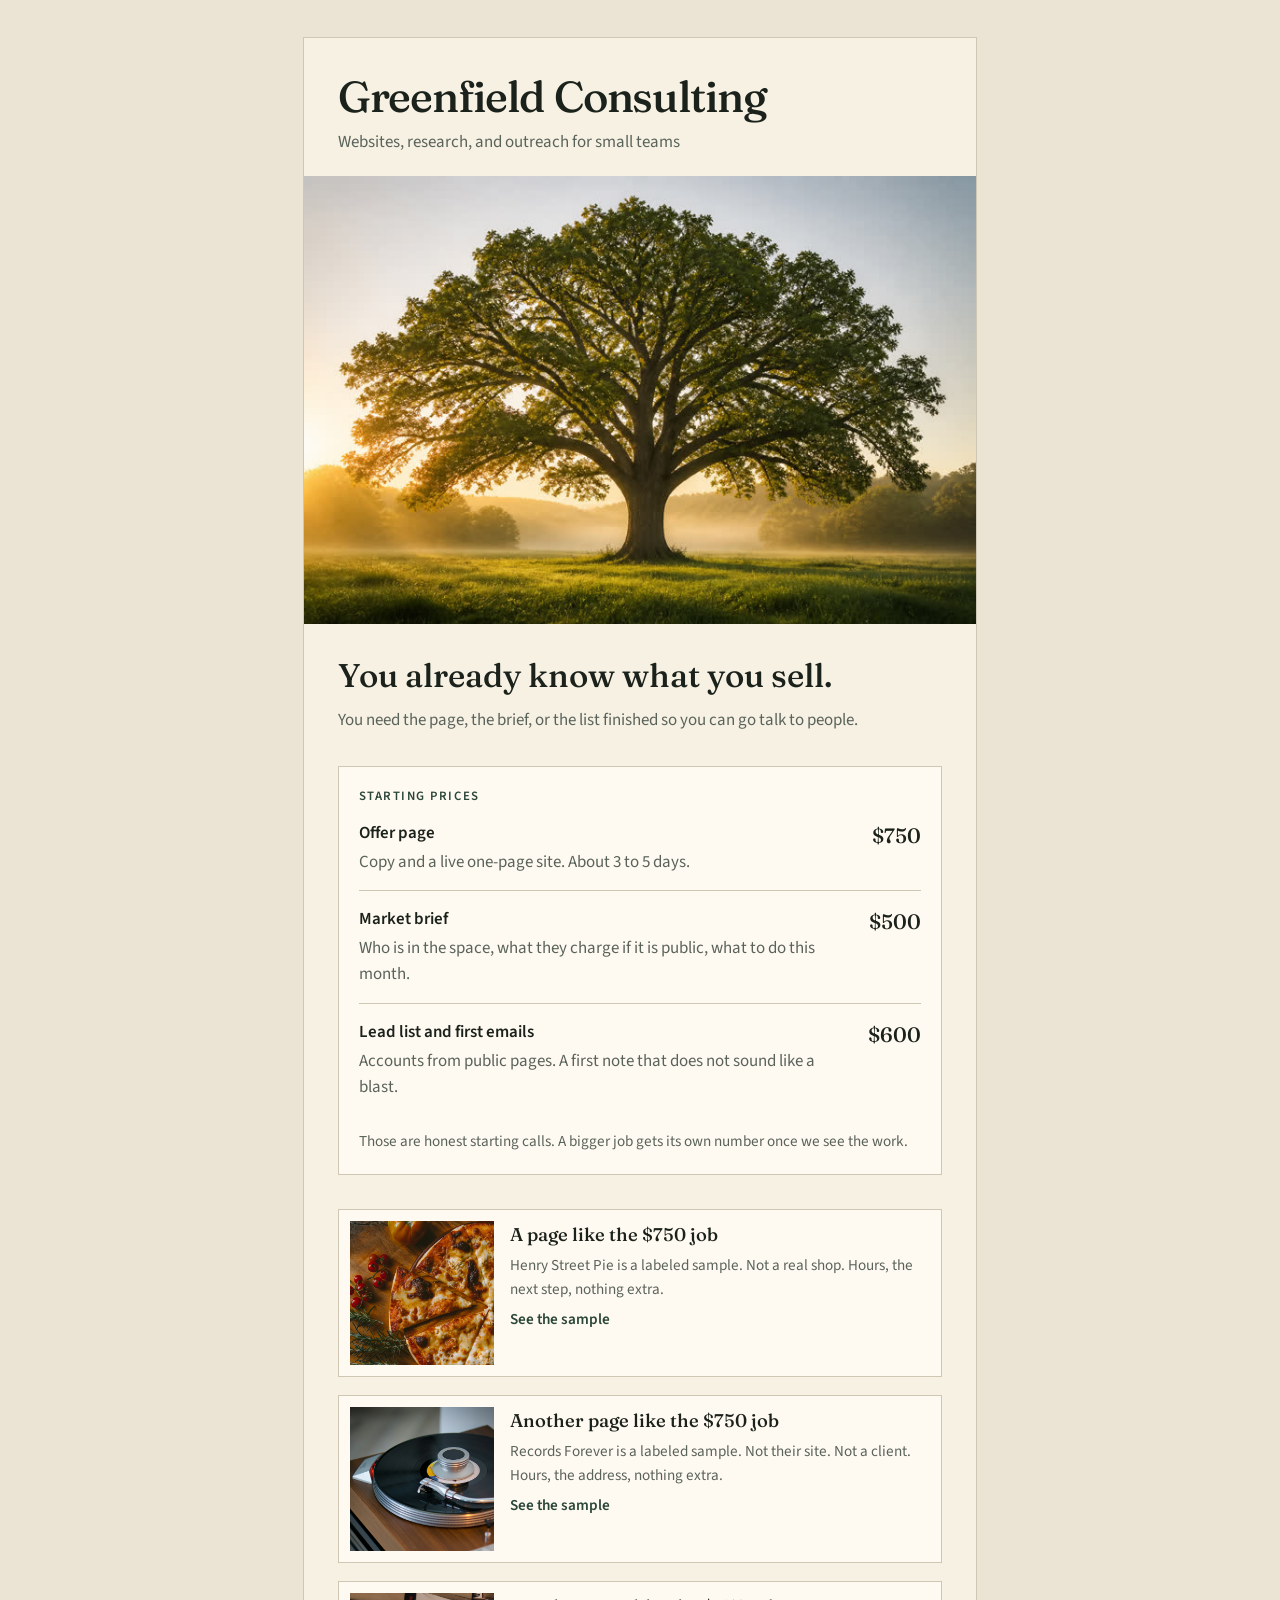
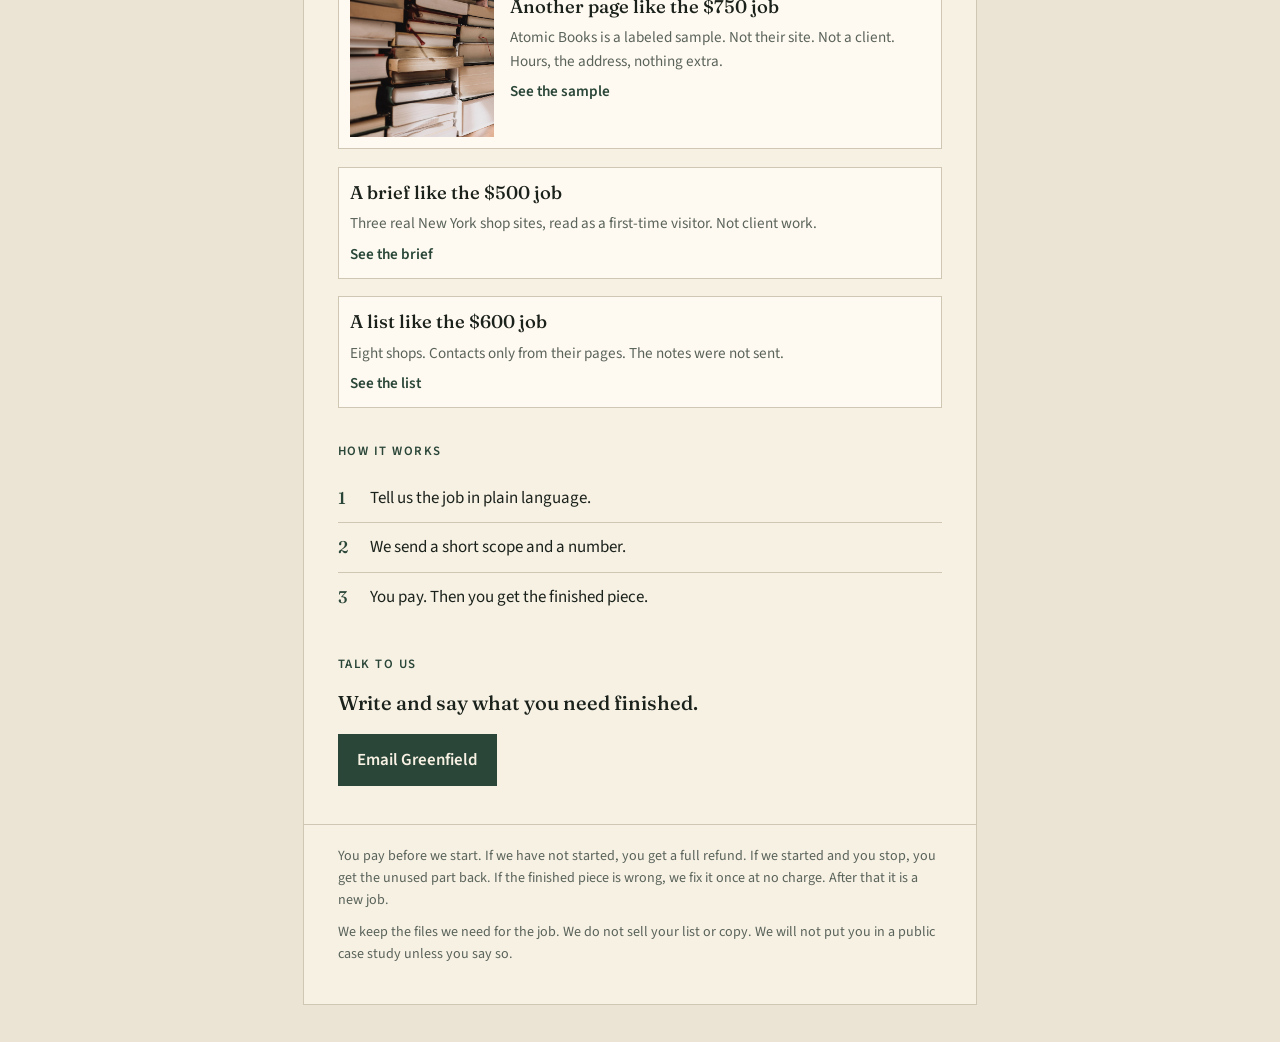
<file: index.html>
<!DOCTYPE html>
<html lang="en">
<head>
  <meta charset="utf-8">
  <meta name="viewport" content="width=device-width, initial-scale=1">
  <title>Greenfield Consulting</title>
  <meta name="description" content="Greenfield Consulting. One-page sites, market briefs, and lead lists. Fixed price. You get the finished piece.">
  <meta name="theme-color" content="#24382c">
  <link rel="icon" href="favicon.svg" type="image/svg+xml">
  <link rel="stylesheet" href="styles.css">
</head>
<body>
  <div class="sheet">
    <header class="mast">
      <p class="name">Greenfield Consulting</p>
      <p class="tag">Websites, research, and outreach for small teams</p>
    </header>

    <figure class="portrait">
      <img src="tree.jpg" width="720" height="480" alt="A large oak in a green field at sunrise.">
    </figure>

    <main>
      <section class="lede">
        <h1>You already know what you sell.</h1>
        <p>You need the page, the brief, or the list finished so you can go talk to people.</p>
      </section>

      <section class="card" aria-labelledby="prices-title">
        <h2 id="prices-title">Starting prices</h2>
        <ul class="prices">
          <li>
            <span>
              <b>Offer page</b>
              Copy and a live one-page site. About 3 to 5 days.
            </span>
            <strong>$750</strong>
          </li>
          <li>
            <span>
              <b>Market brief</b>
              Who is in the space, what they charge if it is public, what to do this month.
            </span>
            <strong>$500</strong>
          </li>
          <li>
            <span>
              <b>Lead list and first emails</b>
              Accounts from public pages. A first note that does not sound like a blast.
            </span>
            <strong>$600</strong>
          </li>
        </ul>
        <p class="note">Those are honest starting calls. A bigger job gets its own number once we see the work.</p>
      </section>

      <a class="sample" href="sample-shop/">
        <img src="sample-shop/pie.jpg" width="800" height="533" alt="">
        <span>
          <b>A page like the $750 job</b>
          Henry Street Pie is a labeled sample. Not a real shop. Hours, the next step, nothing extra.
          <em>See the sample</em>
        </span>
      </a>

      <a class="sample" href="sample-records/">
        <img src="sample-records/vinyl.jpg" width="800" height="533" alt="">
        <span>
          <b>Another page like the $750 job</b>
          Records Forever is a labeled sample. Not their site. Not a client. Hours, the address, nothing extra.
          <em>See the sample</em>
        </span>
      </a>

      <a class="sample" href="sample-atomic/">
        <img src="sample-atomic/pages.jpg" width="800" height="533" alt="">
        <span>
          <b>Another page like the $750 job</b>
          Atomic Books is a labeled sample. Not their site. Not a client. Hours, the address, nothing extra.
          <em>See the sample</em>
        </span>
      </a>

      <a class="sample text" href="sample-brief/">
        <span>
          <b>A brief like the $500 job</b>
          Three real New York shop sites, read as a first-time visitor. Not client work.
          <em>See the brief</em>
        </span>
      </a>

      <a class="sample text" href="sample-list/">
        <span>
          <b>A list like the $600 job</b>
          Eight shops. Contacts only from their pages. The notes were not sent.
          <em>See the list</em>
        </span>
      </a>

      <section aria-labelledby="how-title">
        <h2 id="how-title">How it works</h2>
        <ol class="steps">
          <li>Tell us the job in plain language.</li>
          <li>We send a short scope and a number.</li>
          <li>You pay. Then you get the finished piece.</li>
        </ol>
      </section>

      <section class="close" aria-labelledby="talk-title">
        <h2 id="talk-title">Talk to us</h2>
        <p>Write and say what you need finished.</p>
        <a class="btn" href="mailto:meridian.preconstruction@gmail.com">Email Greenfield</a>
      </section>
    </main>

    <footer>
      <p>You pay before we start. If we have not started, you get a full refund. If we started and you stop, you get the unused part back. If the finished piece is wrong, we fix it once at no charge. After that it is a new job.</p>
      <p>We keep the files we need for the job. We do not sell your list or copy. We will not put you in a public case study unless you say so.</p>
    </footer>
  </div>
</body>
</html>
</file>
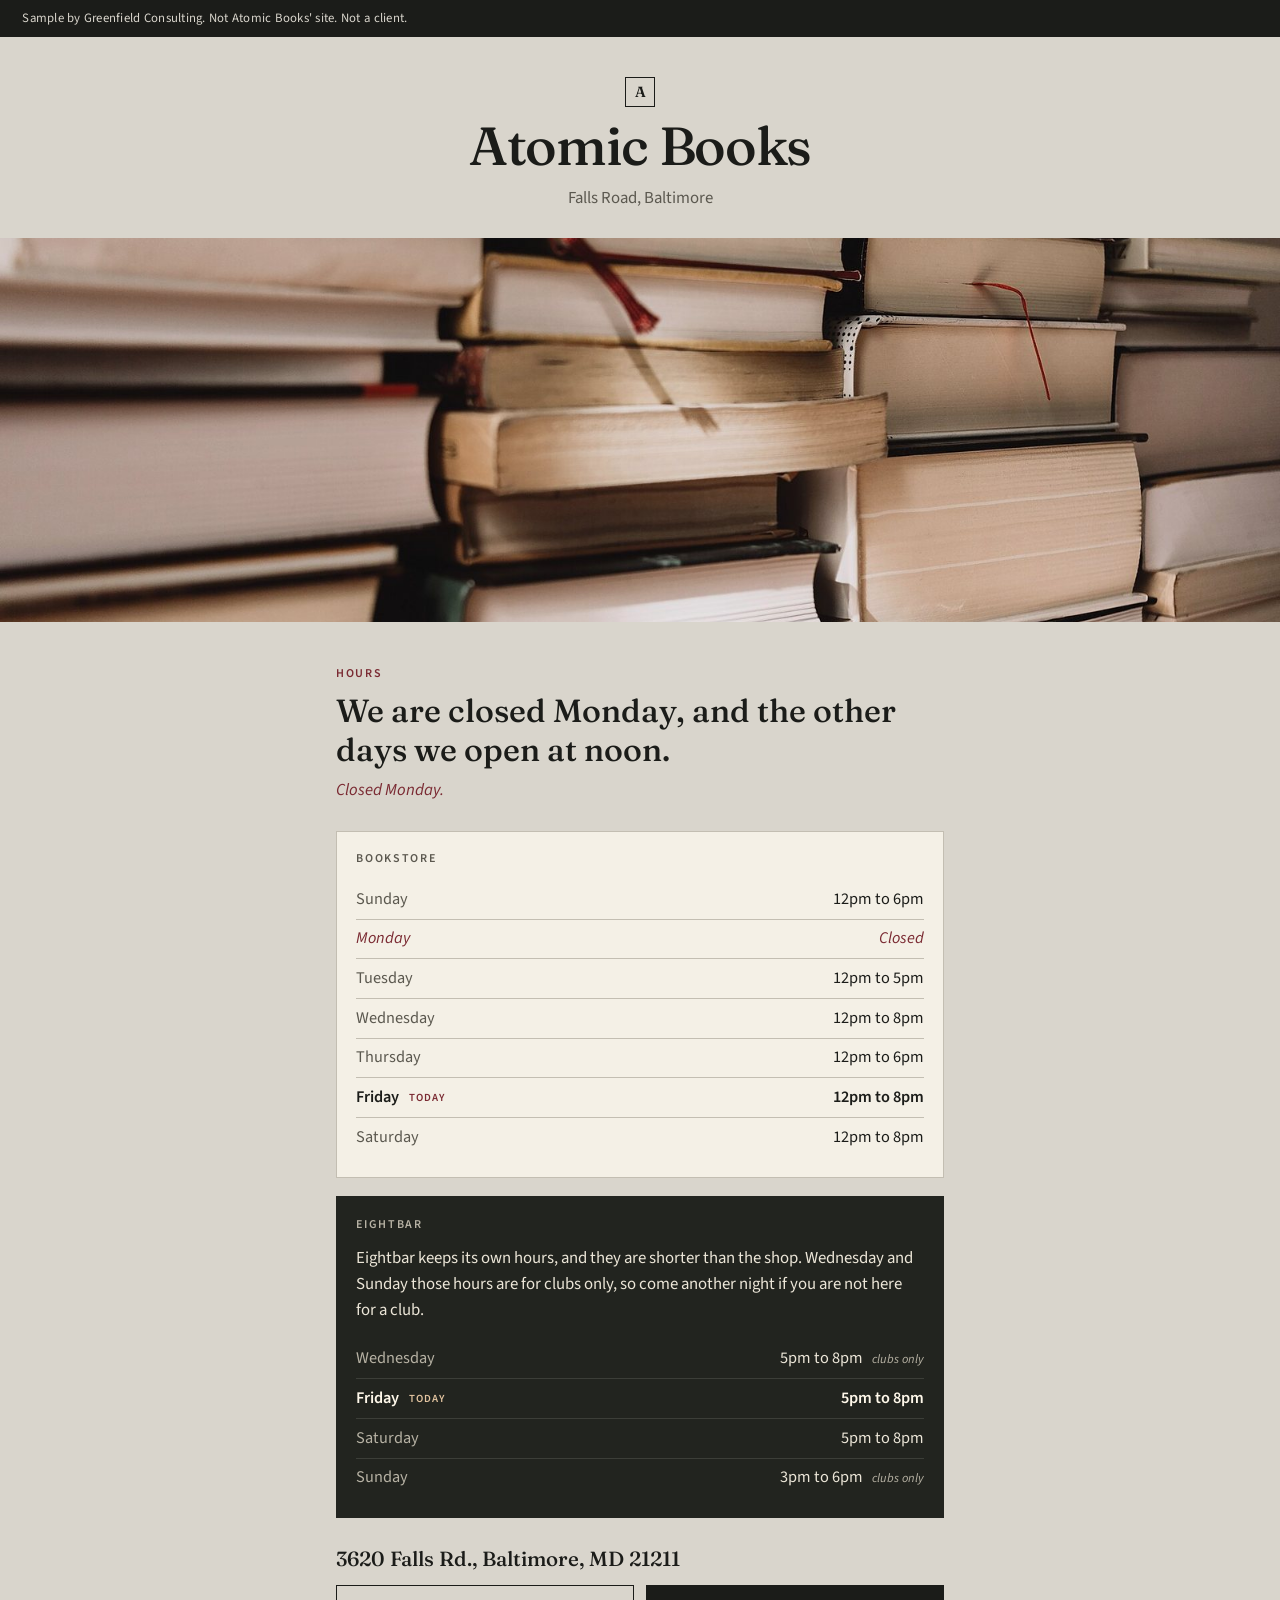
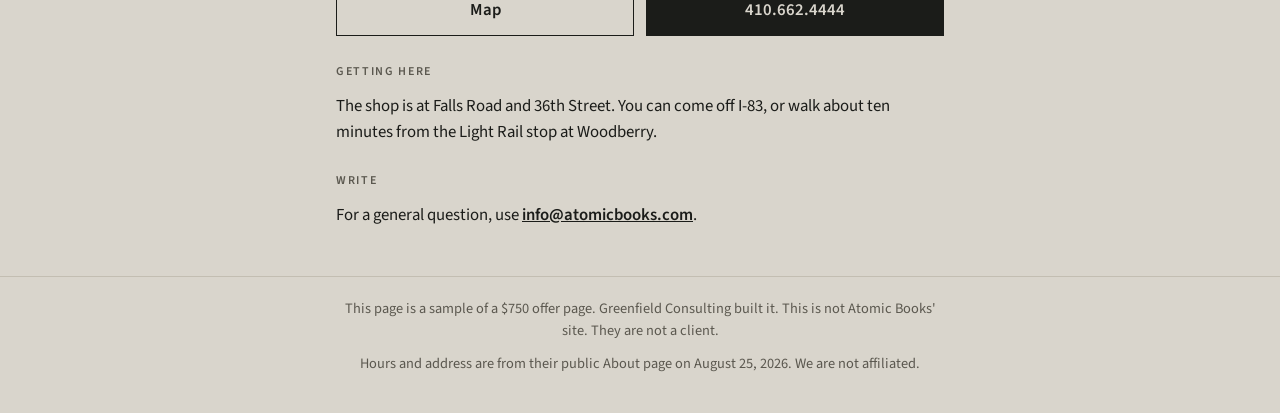
<file: sample-atomic/index.html>
<!DOCTYPE html>
<html lang="en">
<head>
  <meta charset="utf-8">
  <meta name="viewport" content="width=device-width, initial-scale=1">
  <title>Atomic Books (sample)</title>
  <meta name="description" content="Sample offer page by Greenfield Consulting. Not Atomic Books' site. Not a client. Hours, address, and how to get there on one page.">
  <meta name="theme-color" content="#1b1c19">
  <link rel="icon" href="favicon.svg" type="image/svg+xml">
  <link rel="stylesheet" href="styles.css">
</head>
<body>
  <p class="sample">Sample by Greenfield Consulting. Not Atomic Books' site. Not a client.</p>

  <header class="mast">
    <p class="mark" aria-hidden="true">A</p>
    <h1>Atomic Books</h1>
    <p class="place">Falls Road, Baltimore</p>
  </header>

  <figure class="hero-photo">
    <img src="pages.jpg" width="1600" height="1066" alt="Stacks of book pages on a table. Sample photo. Not from Atomic Books.">
  </figure>

  <main>
    <section class="lede">
      <p class="kicker">Hours</p>
      <h2>We are closed Monday, and the other days we open at noon.</h2>
      <p class="closed">Closed Monday.</p>
    </section>

    <section class="card shop" aria-labelledby="shop-hours-title">
      <h3 id="shop-hours-title">Bookstore</h3>
      <table class="hours">
        <caption class="sr">Regular bookstore hours</caption>
        <tbody>
          <tr data-day="0"><th scope="row">Sunday <span class="when" hidden>today</span></th><td>12pm to 6pm</td></tr>
          <tr class="off" data-day="1"><th scope="row">Monday <span class="when" hidden>today</span></th><td>Closed</td></tr>
          <tr data-day="2"><th scope="row">Tuesday <span class="when" hidden>today</span></th><td>12pm to 5pm</td></tr>
          <tr data-day="3"><th scope="row">Wednesday <span class="when" hidden>today</span></th><td>12pm to 8pm</td></tr>
          <tr data-day="4"><th scope="row">Thursday <span class="when" hidden>today</span></th><td>12pm to 6pm</td></tr>
          <tr data-day="5"><th scope="row">Friday <span class="when" hidden>today</span></th><td>12pm to 8pm</td></tr>
          <tr data-day="6"><th scope="row">Saturday <span class="when" hidden>today</span></th><td>12pm to 8pm</td></tr>
        </tbody>
      </table>
    </section>

    <section class="card bar" aria-labelledby="bar-hours-title">
      <h3 id="bar-hours-title">Eightbar</h3>
      <p class="bar-lede">Eightbar keeps its own hours, and they are shorter than the shop. Wednesday and Sunday those hours are for clubs only, so come another night if you are not here for a club.</p>
      <table class="hours">
        <caption class="sr">Regular Eightbar hours</caption>
        <tbody>
          <tr data-day="3"><th scope="row">Wednesday <span class="when" hidden>today</span></th><td>5pm to 8pm <span class="clubs">clubs only</span></td></tr>
          <tr data-day="5"><th scope="row">Friday <span class="when" hidden>today</span></th><td>5pm to 8pm</td></tr>
          <tr data-day="6"><th scope="row">Saturday <span class="when" hidden>today</span></th><td>5pm to 8pm</td></tr>
          <tr data-day="0"><th scope="row">Sunday <span class="when" hidden>today</span></th><td>3pm to 6pm <span class="clubs">clubs only</span></td></tr>
        </tbody>
      </table>
    </section>

    <section class="actions" aria-label="Get here">
      <p class="addr">3620 Falls Rd., Baltimore, MD 21211</p>
      <div class="btns">
        <a class="btn" href="https://maps.google.com/?q=3620+Falls+Rd+Baltimore+MD+21211">Map</a>
        <a class="btn primary" href="tel:+14106624444">410.662.4444</a>
      </div>
    </section>

    <section aria-labelledby="here-title">
      <h3 id="here-title">Getting here</h3>
      <p>The shop is at Falls Road and 36th Street. You can come off I-83, or walk about ten minutes from the Light Rail stop at Woodberry.</p>
    </section>

    <section aria-labelledby="write-title">
      <h3 id="write-title">Write</h3>
      <p>For a general question, use <a href="mailto:info@atomicbooks.com">info@atomicbooks.com</a>.</p>
    </section>
  </main>

  <footer>
    <p>This page is a sample of a $750 offer page. Greenfield Consulting built it. This is not Atomic Books' site. They are not a client.</p>
    <p>Hours and address are from their public About page on August 25, 2026. We are not affiliated.</p>
  </footer>

  <script>
    (function () {
      var day = new Date().getDay();
      var rows = document.querySelectorAll('.hours tr[data-day="' + day + '"]');
      for (var i = 0; i < rows.length; i++) {
        rows[i].classList.add("today");
        var when = rows[i].querySelector(".when");
        if (when) when.hidden = false;
      }
    })();
  </script>
</body>
</html>
</file>
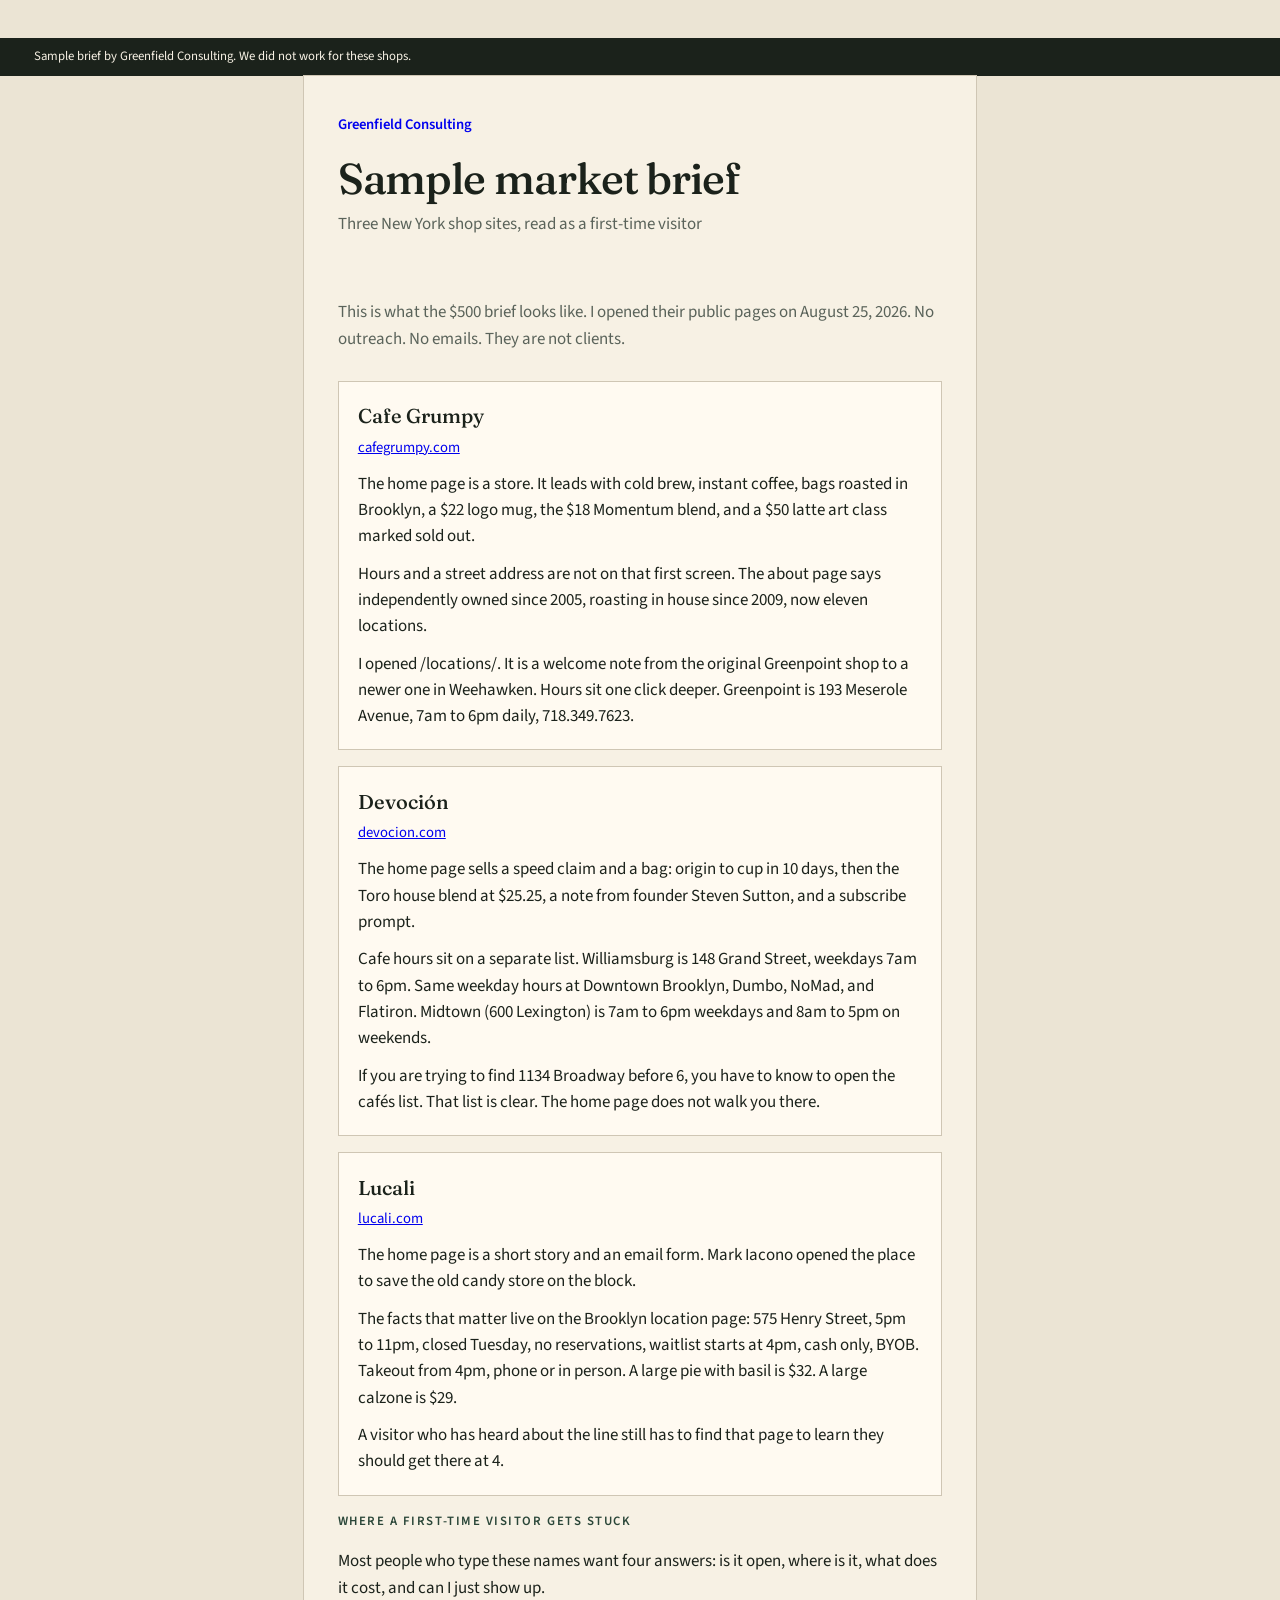
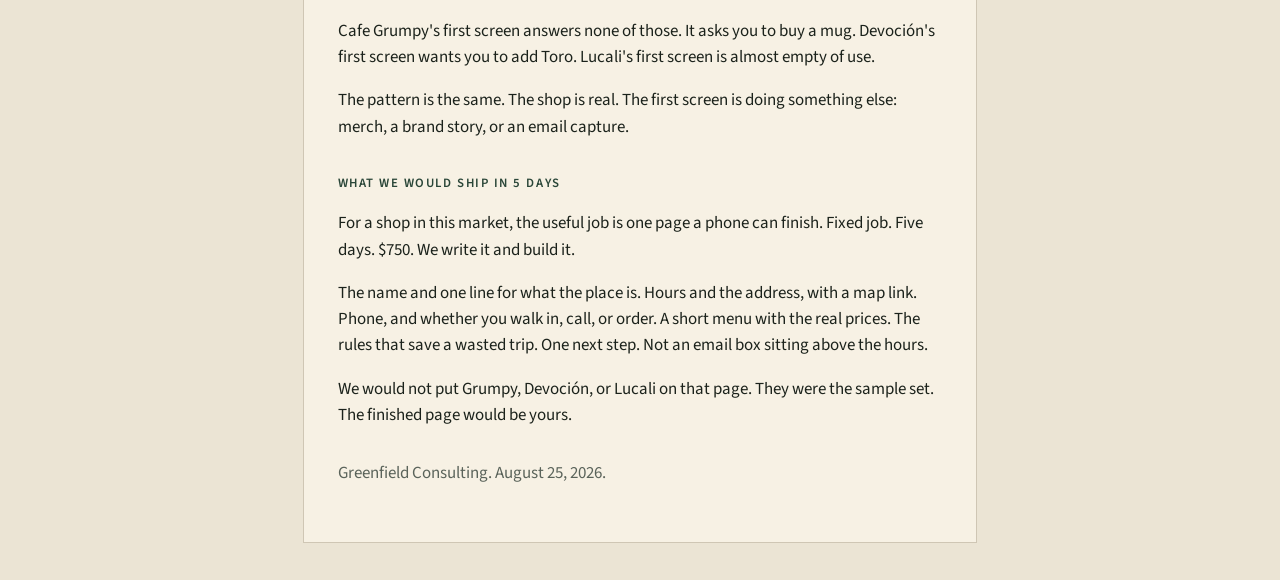
<file: sample-brief/index.html>
<!DOCTYPE html>
<html lang="en">
<head>
  <meta charset="utf-8">
  <meta name="viewport" content="width=device-width, initial-scale=1">
  <title>Sample brief. Greenfield Consulting</title>
  <meta name="description" content="Sample $500 market brief. Three New York shop sites, read as a first-time visitor. Not client work.">
  <meta name="theme-color" content="#24382c">
  <link rel="icon" href="../favicon.svg" type="image/svg+xml">
  <link rel="stylesheet" href="../styles.css">
  <link rel="stylesheet" href="../doc.css">
</head>
<body>
  <p class="banner">Sample brief by Greenfield Consulting. We did not work for these shops.</p>
  <div class="sheet">
    <header class="mast">
      <a class="back" href="../">Greenfield Consulting</a>
      <p class="name">Sample market brief</p>
      <p class="tag">Three New York shop sites, read as a first-time visitor</p>
    </header>
    <main>
      <section class="lede-doc">
        <p>This is what the $500 brief looks like. I opened their public pages on August 25, 2026. No outreach. No emails. They are not clients.</p>
      </section>

      <article class="shop">
        <h2>Cafe Grumpy</h2>
        <a class="url" href="https://cafegrumpy.com/">cafegrumpy.com</a>
        <p>The home page is a store. It leads with cold brew, instant coffee, bags roasted in Brooklyn, a $22 logo mug, the $18 Momentum blend, and a $50 latte art class marked sold out.</p>
        <p>Hours and a street address are not on that first screen. The about page says independently owned since 2005, roasting in house since 2009, now eleven locations.</p>
        <p>I opened /locations/. It is a welcome note from the original Greenpoint shop to a newer one in Weehawken. Hours sit one click deeper. Greenpoint is 193 Meserole Avenue, 7am to 6pm daily, 718.349.7623.</p>
      </article>

      <article class="shop">
        <h2>Devoción</h2>
        <a class="url" href="https://www.devocion.com/">devocion.com</a>
        <p>The home page sells a speed claim and a bag: origin to cup in 10 days, then the Toro house blend at $25.25, a note from founder Steven Sutton, and a subscribe prompt.</p>
        <p>Cafe hours sit on a separate list. Williamsburg is 148 Grand Street, weekdays 7am to 6pm. Same weekday hours at Downtown Brooklyn, Dumbo, NoMad, and Flatiron. Midtown (600 Lexington) is 7am to 6pm weekdays and 8am to 5pm on weekends.</p>
        <p>If you are trying to find 1134 Broadway before 6, you have to know to open the cafés list. That list is clear. The home page does not walk you there.</p>
      </article>

      <article class="shop">
        <h2>Lucali</h2>
        <a class="url" href="https://www.lucali.com/">lucali.com</a>
        <p>The home page is a short story and an email form. Mark Iacono opened the place to save the old candy store on the block.</p>
        <p>The facts that matter live on the Brooklyn location page: 575 Henry Street, 5pm to 11pm, closed Tuesday, no reservations, waitlist starts at 4pm, cash only, BYOB. Takeout from 4pm, phone or in person. A large pie with basil is $32. A large calzone is $29.</p>
        <p>A visitor who has heard about the line still has to find that page to learn they should get there at 4.</p>
      </article>

      <section>
        <h2>Where a first-time visitor gets stuck</h2>
        <p>Most people who type these names want four answers: is it open, where is it, what does it cost, and can I just show up.</p>
        <p>Cafe Grumpy's first screen answers none of those. It asks you to buy a mug. Devoción's first screen wants you to add Toro. Lucali's first screen is almost empty of use.</p>
        <p>The pattern is the same. The shop is real. The first screen is doing something else: merch, a brand story, or an email capture.</p>
      </section>

      <section>
        <h2>What we would ship in 5 days</h2>
        <p>For a shop in this market, the useful job is one page a phone can finish. Fixed job. Five days. $750. We write it and build it.</p>
        <p>The name and one line for what the place is. Hours and the address, with a map link. Phone, and whether you walk in, call, or order. A short menu with the real prices. The rules that save a wasted trip. One next step. Not an email box sitting above the hours.</p>
        <p>We would not put Grumpy, Devoción, or Lucali on that page. They were the sample set. The finished page would be yours.</p>
      </section>

      <p class="sign">Greenfield Consulting. August 25, 2026.</p>
    </main>
  </div>
</body>
</html>
</file>
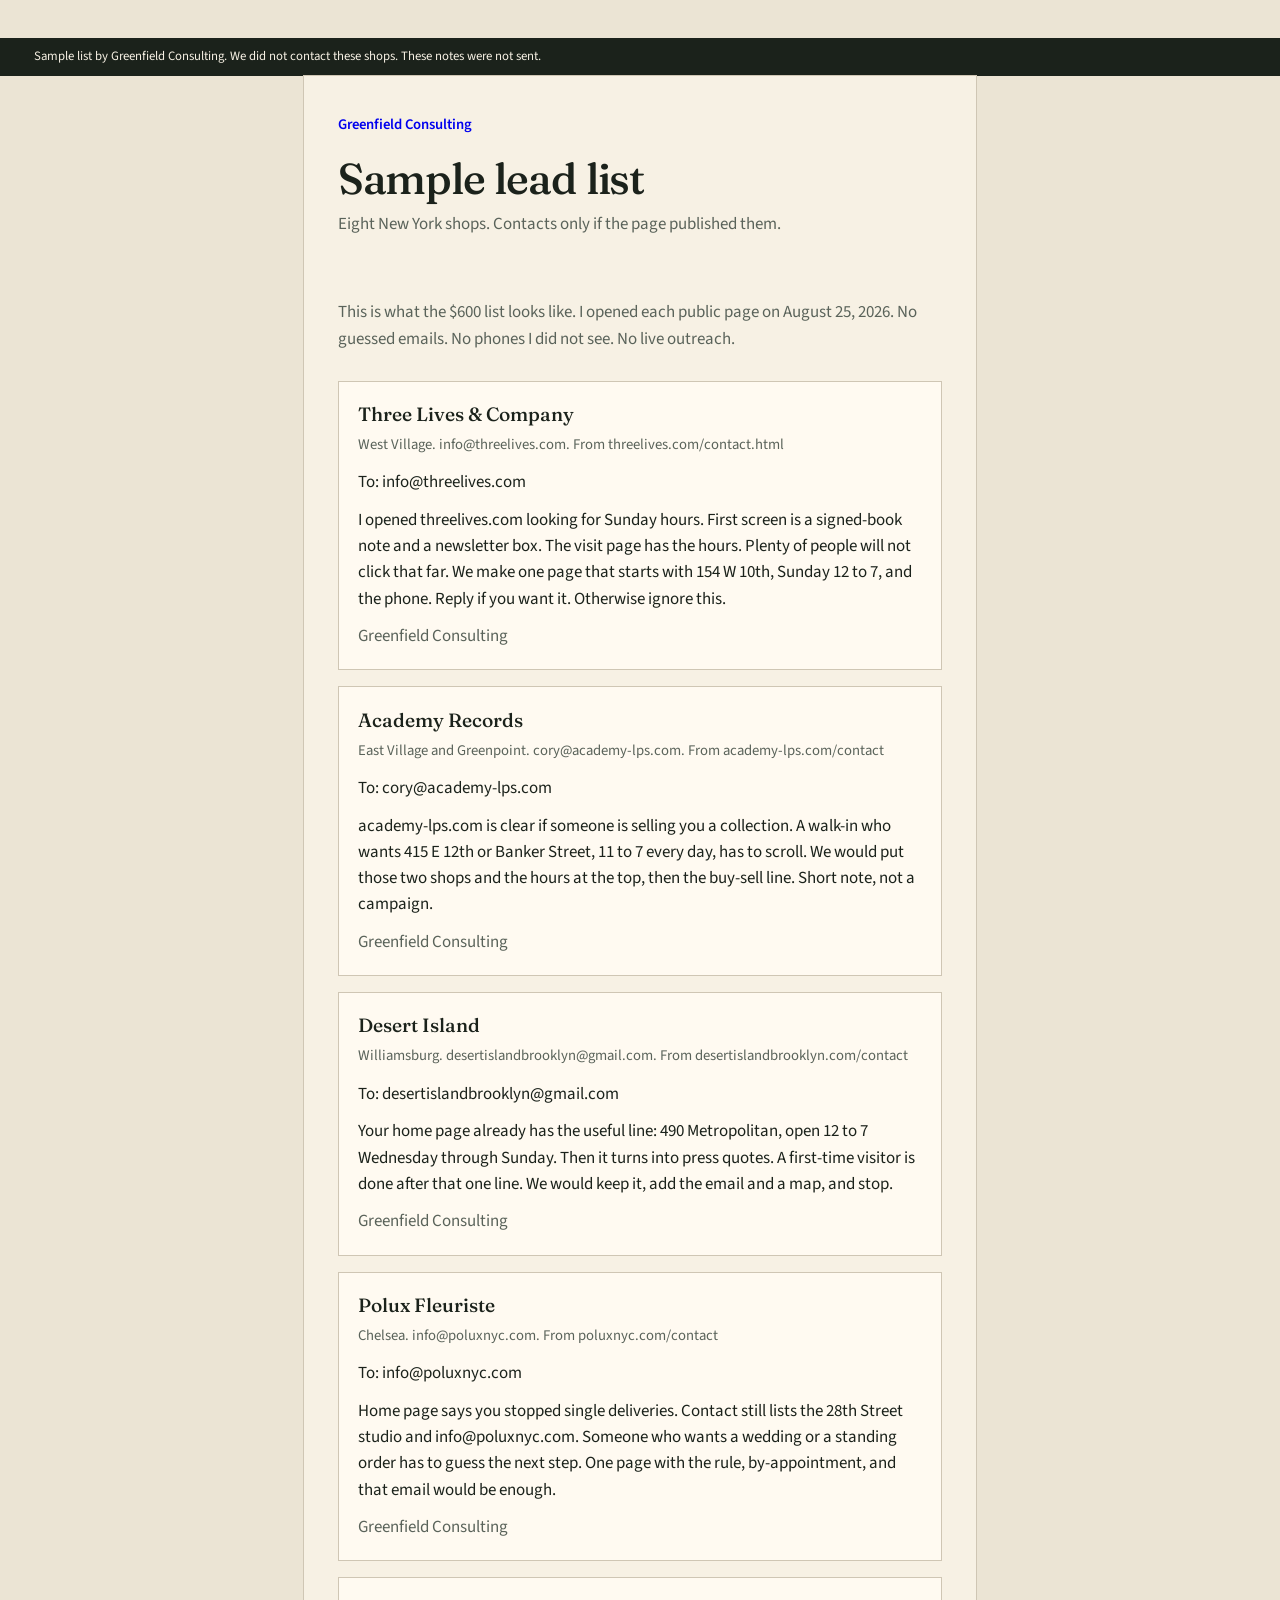
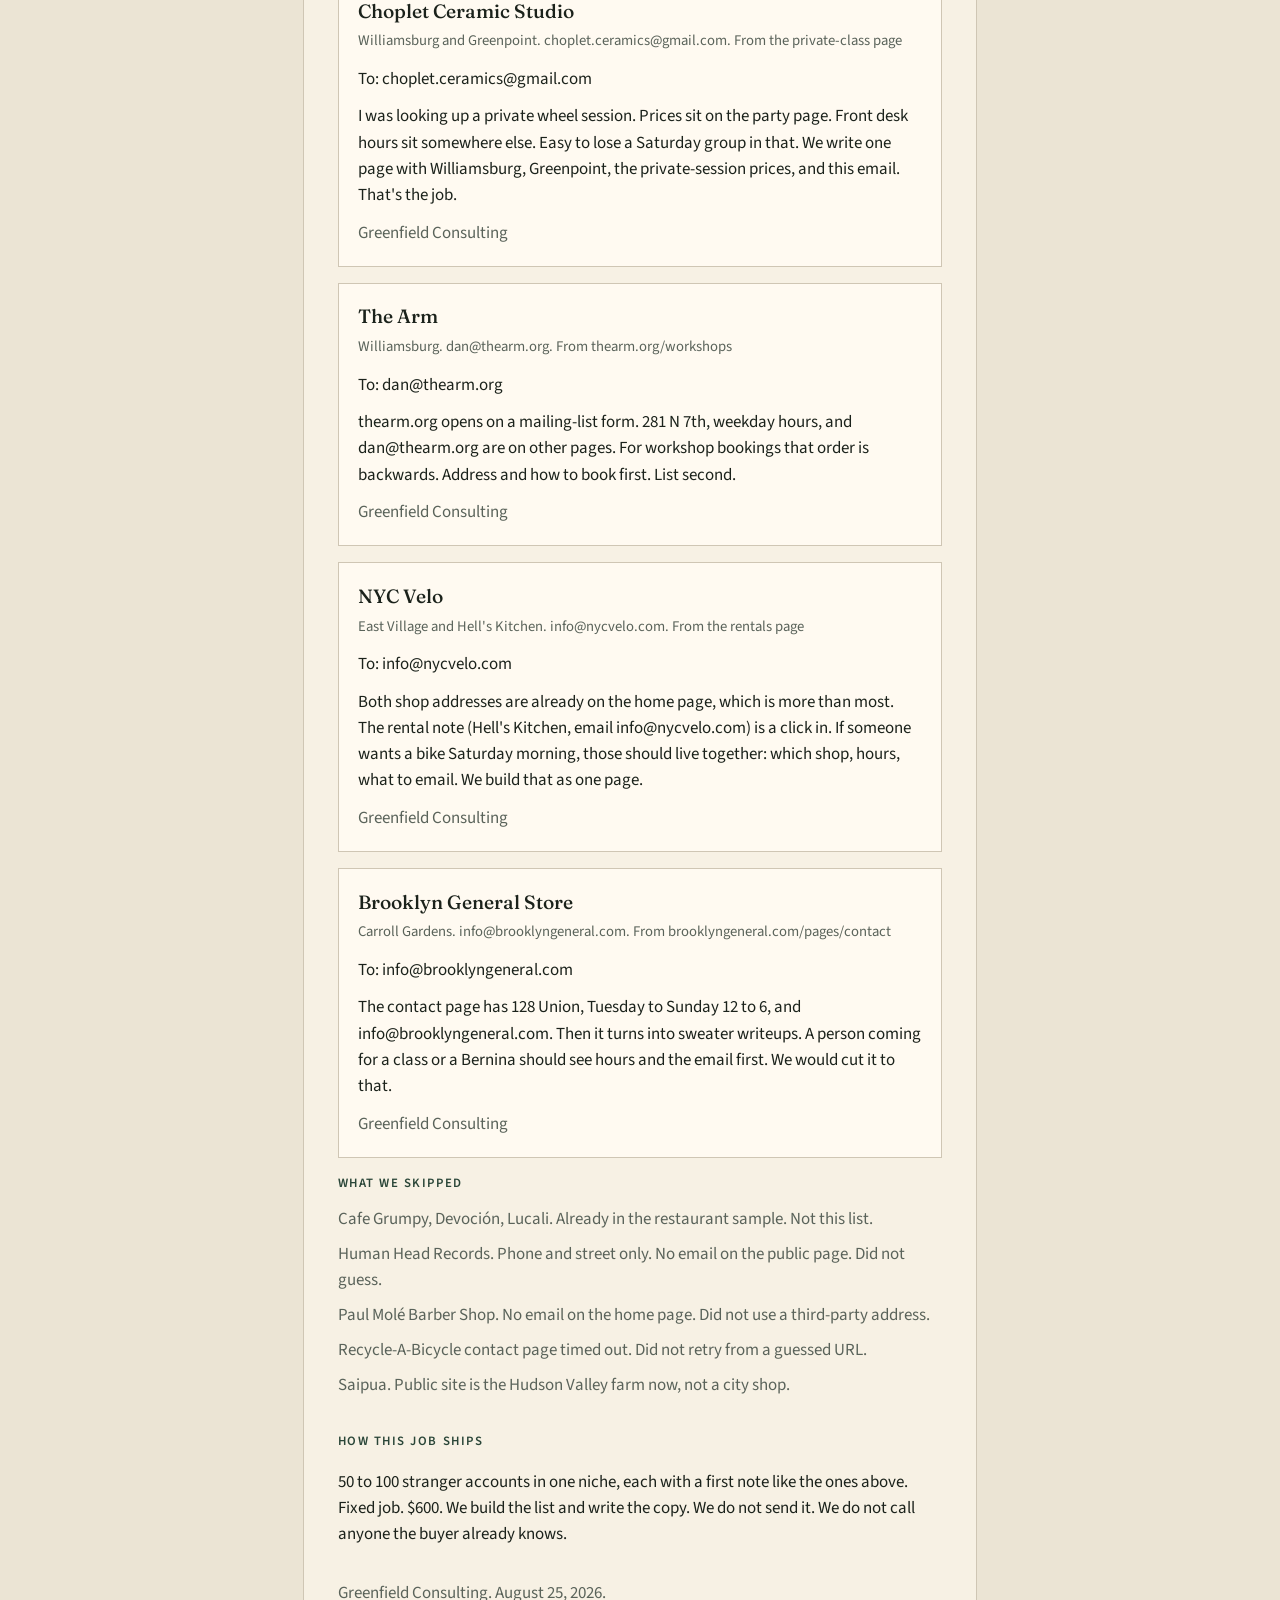
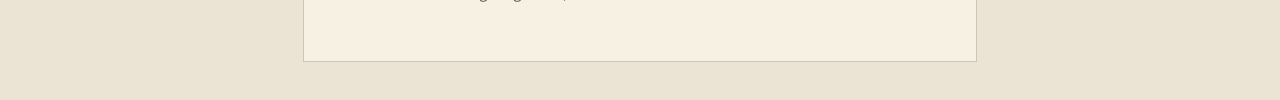
<file: sample-list/index.html>
<!DOCTYPE html>
<html lang="en">
<head>
  <meta charset="utf-8">
  <meta name="viewport" content="width=device-width, initial-scale=1">
  <title>Sample lead list. Greenfield Consulting</title>
  <meta name="description" content="Sample $600 lead list. Eight New York shops, contacts only from their public pages. Notes were not sent.">
  <meta name="theme-color" content="#24382c">
  <link rel="icon" href="../favicon.svg" type="image/svg+xml">
  <link rel="stylesheet" href="../styles.css">
  <link rel="stylesheet" href="../doc.css">
</head>
<body>
  <p class="banner">Sample list by Greenfield Consulting. We did not contact these shops. These notes were not sent.</p>
  <div class="sheet">
    <header class="mast">
      <a class="back" href="../">Greenfield Consulting</a>
      <p class="name">Sample lead list</p>
      <p class="tag">Eight New York shops. Contacts only if the page published them.</p>
    </header>
    <main>
      <section class="lede-doc">
        <p>This is what the $600 list looks like. I opened each public page on August 25, 2026. No guessed emails. No phones I did not see. No live outreach.</p>
      </section>

      <article class="letter">
        <h3>Three Lives &amp; Company</h3>
        <p class="to">West Village. info@threelives.com. From threelives.com/contact.html</p>
        <p>To: info@threelives.com</p>
        <p>I opened threelives.com looking for Sunday hours. First screen is a signed-book note and a newsletter box. The visit page has the hours. Plenty of people will not click that far. We make one page that starts with 154 W 10th, Sunday 12 to 7, and the phone. Reply if you want it. Otherwise ignore this.</p>
        <p class="sign">Greenfield Consulting</p>
      </article>

      <article class="letter">
        <h3>Academy Records</h3>
        <p class="to">East Village and Greenpoint. cory@academy-lps.com. From academy-lps.com/contact</p>
        <p>To: cory@academy-lps.com</p>
        <p>academy-lps.com is clear if someone is selling you a collection. A walk-in who wants 415 E 12th or Banker Street, 11 to 7 every day, has to scroll. We would put those two shops and the hours at the top, then the buy-sell line. Short note, not a campaign.</p>
        <p class="sign">Greenfield Consulting</p>
      </article>

      <article class="letter">
        <h3>Desert Island</h3>
        <p class="to">Williamsburg. desertislandbrooklyn@gmail.com. From desertislandbrooklyn.com/contact</p>
        <p>To: desertislandbrooklyn@gmail.com</p>
        <p>Your home page already has the useful line: 490 Metropolitan, open 12 to 7 Wednesday through Sunday. Then it turns into press quotes. A first-time visitor is done after that one line. We would keep it, add the email and a map, and stop.</p>
        <p class="sign">Greenfield Consulting</p>
      </article>

      <article class="letter">
        <h3>Polux Fleuriste</h3>
        <p class="to">Chelsea. info@poluxnyc.com. From poluxnyc.com/contact</p>
        <p>To: info@poluxnyc.com</p>
        <p>Home page says you stopped single deliveries. Contact still lists the 28th Street studio and info@poluxnyc.com. Someone who wants a wedding or a standing order has to guess the next step. One page with the rule, by-appointment, and that email would be enough.</p>
        <p class="sign">Greenfield Consulting</p>
      </article>

      <article class="letter">
        <h3>Choplet Ceramic Studio</h3>
        <p class="to">Williamsburg and Greenpoint. choplet.ceramics@gmail.com. From the private-class page</p>
        <p>To: choplet.ceramics@gmail.com</p>
        <p>I was looking up a private wheel session. Prices sit on the party page. Front desk hours sit somewhere else. Easy to lose a Saturday group in that. We write one page with Williamsburg, Greenpoint, the private-session prices, and this email. That's the job.</p>
        <p class="sign">Greenfield Consulting</p>
      </article>

      <article class="letter">
        <h3>The Arm</h3>
        <p class="to">Williamsburg. dan@thearm.org. From thearm.org/workshops</p>
        <p>To: dan@thearm.org</p>
        <p>thearm.org opens on a mailing-list form. 281 N 7th, weekday hours, and dan@thearm.org are on other pages. For workshop bookings that order is backwards. Address and how to book first. List second.</p>
        <p class="sign">Greenfield Consulting</p>
      </article>

      <article class="letter">
        <h3>NYC Velo</h3>
        <p class="to">East Village and Hell's Kitchen. info@nycvelo.com. From the rentals page</p>
        <p>To: info@nycvelo.com</p>
        <p>Both shop addresses are already on the home page, which is more than most. The rental note (Hell's Kitchen, email info@nycvelo.com) is a click in. If someone wants a bike Saturday morning, those should live together: which shop, hours, what to email. We build that as one page.</p>
        <p class="sign">Greenfield Consulting</p>
      </article>

      <article class="letter">
        <h3>Brooklyn General Store</h3>
        <p class="to">Carroll Gardens. info@brooklyngeneral.com. From brooklyngeneral.com/pages/contact</p>
        <p>To: info@brooklyngeneral.com</p>
        <p>The contact page has 128 Union, Tuesday to Sunday 12 to 6, and info@brooklyngeneral.com. Then it turns into sweater writeups. A person coming for a class or a Bernina should see hours and the email first. We would cut it to that.</p>
        <p class="sign">Greenfield Consulting</p>
      </article>

      <section class="skip">
        <h2>What we skipped</h2>
        <p>Cafe Grumpy, Devoción, Lucali. Already in the restaurant sample. Not this list.</p>
        <p>Human Head Records. Phone and street only. No email on the public page. Did not guess.</p>
        <p>Paul Molé Barber Shop. No email on the home page. Did not use a third-party address.</p>
        <p>Recycle-A-Bicycle contact page timed out. Did not retry from a guessed URL.</p>
        <p>Saipua. Public site is the Hudson Valley farm now, not a city shop.</p>
      </section>

      <section>
        <h2>How this job ships</h2>
        <p>50 to 100 stranger accounts in one niche, each with a first note like the ones above. Fixed job. $600. We build the list and write the copy. We do not send it. We do not call anyone the buyer already knows.</p>
      </section>

      <p class="sign">Greenfield Consulting. August 25, 2026.</p>
    </main>
  </div>
</body>
</html>
</file>
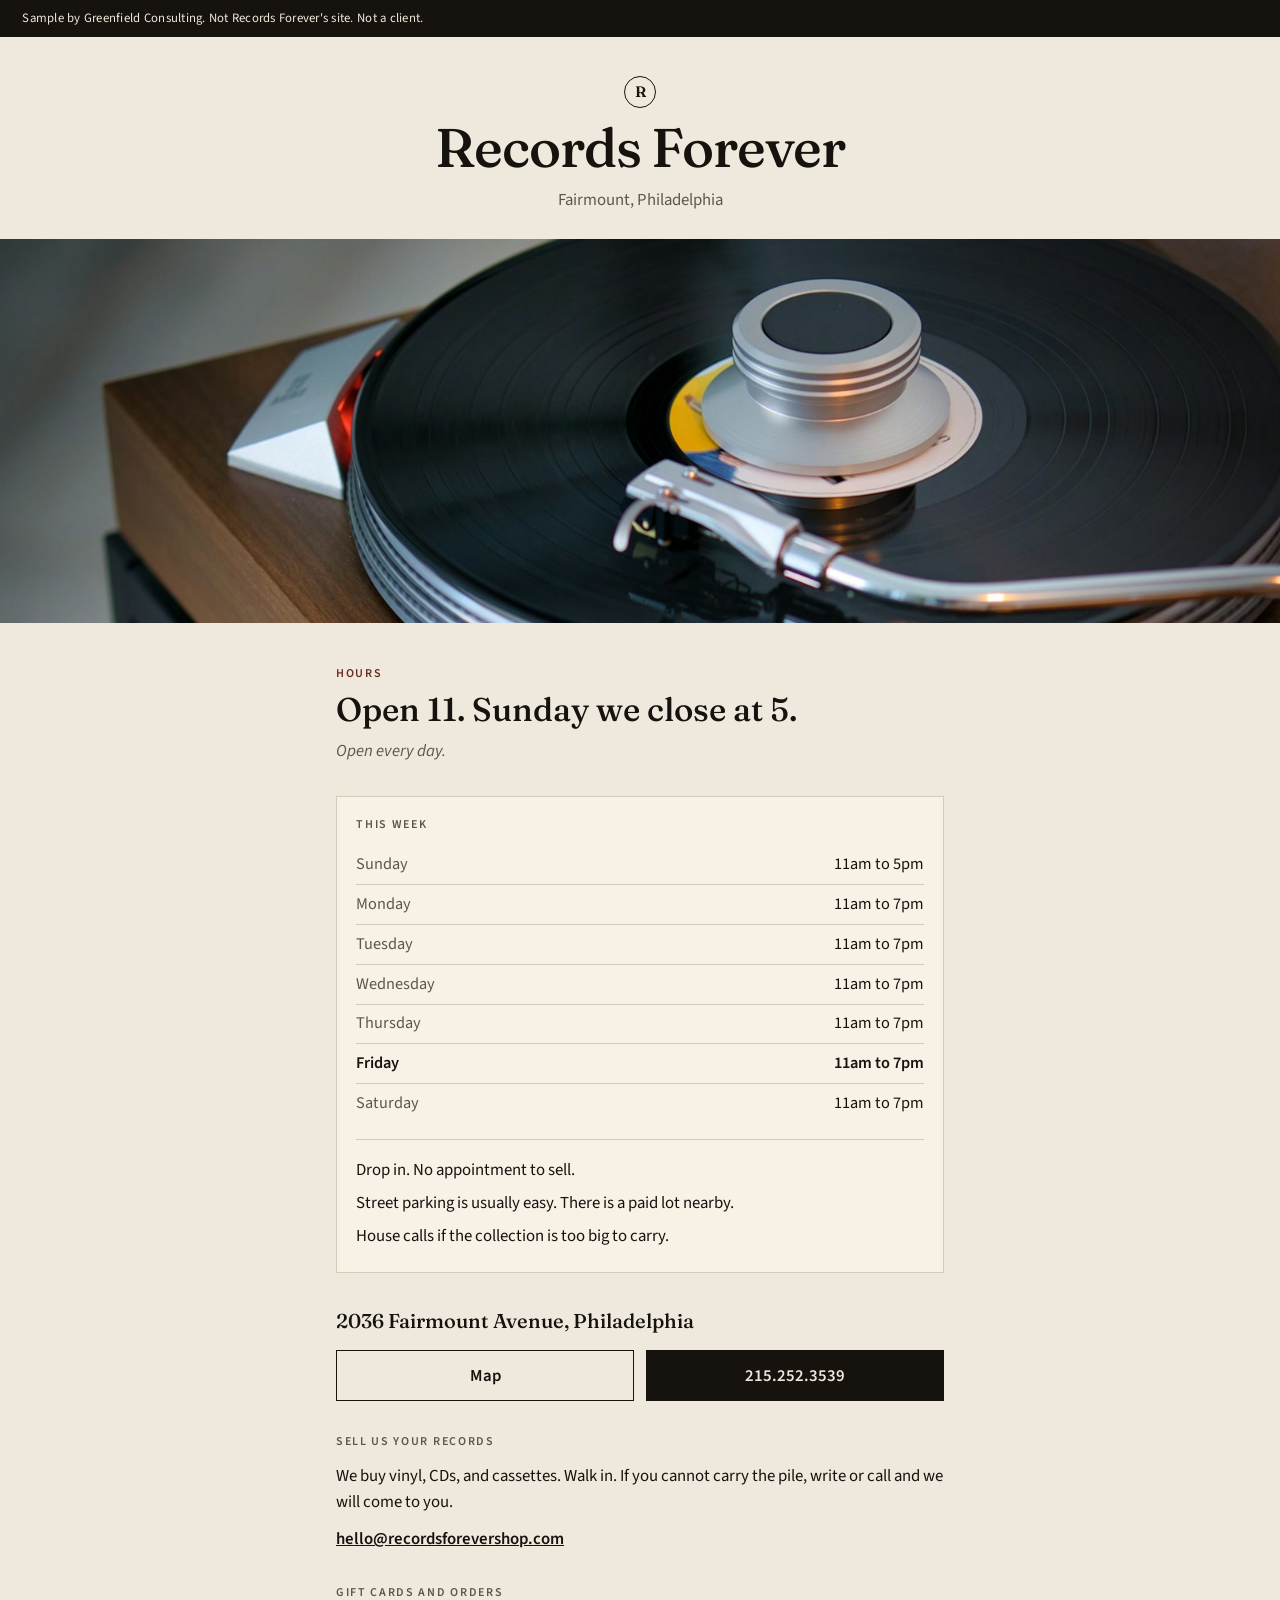
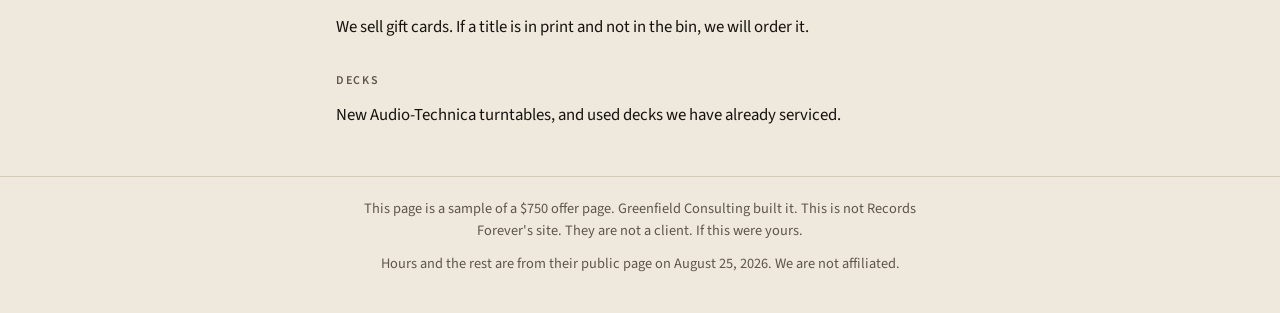
<file: sample-records/index.html>
<!DOCTYPE html>
<html lang="en">
<head>
  <meta charset="utf-8">
  <meta name="viewport" content="width=device-width, initial-scale=1">
  <title>Records Forever (sample)</title>
  <meta name="description" content="Sample offer page by Greenfield Consulting. Not Records Forever's site. Not a client. Hours, address, and how to sell on one page.">
  <meta name="theme-color" content="#16120e">
  <link rel="icon" href="favicon.svg" type="image/svg+xml">
  <link rel="stylesheet" href="styles.css">
</head>
<body>
  <p class="sample">Sample by Greenfield Consulting. Not Records Forever's site. Not a client.</p>

  <header class="mast">
    <p class="mark" aria-hidden="true">R</p>
    <h1>Records Forever</h1>
    <p class="place">Fairmount, Philadelphia</p>
  </header>

  <figure class="hero-photo">
    <img src="vinyl.jpg" width="1600" height="1066" alt="A wood turntable with a record on. Sample photo. Not from Records Forever.">
  </figure>

  <main>
    <section class="lede">
      <p class="kicker">Hours</p>
      <h2>Open 11. Sunday we close at 5.</h2>
      <p class="everyday">Open every day.</p>
    </section>

    <section class="card" aria-labelledby="hours-title">
      <h3 id="hours-title">This week</h3>
      <table class="hours">
        <caption class="sr">Weekly hours</caption>
        <tbody>
          <tr data-day="0"><th scope="row">Sunday</th><td>11am to 5pm</td></tr>
          <tr data-day="1"><th scope="row">Monday</th><td>11am to 7pm</td></tr>
          <tr data-day="2"><th scope="row">Tuesday</th><td>11am to 7pm</td></tr>
          <tr data-day="3"><th scope="row">Wednesday</th><td>11am to 7pm</td></tr>
          <tr data-day="4"><th scope="row">Thursday</th><td>11am to 7pm</td></tr>
          <tr data-day="5"><th scope="row">Friday</th><td>11am to 7pm</td></tr>
          <tr data-day="6"><th scope="row">Saturday</th><td>11am to 7pm</td></tr>
        </tbody>
      </table>
      <ul class="rules">
        <li>Drop in. No appointment to sell.</li>
        <li>Street parking is usually easy. There is a paid lot nearby.</li>
        <li>House calls if the collection is too big to carry.</li>
      </ul>
    </section>

    <section class="actions" aria-label="Get here">
      <p class="addr">2036 Fairmount Avenue, Philadelphia</p>
      <div class="btns">
        <a class="btn" href="https://maps.google.com/?q=2036+Fairmount+Avenue+Philadelphia+PA+19130">Map</a>
        <a class="btn primary" href="tel:+12152523539">215.252.3539</a>
      </div>
    </section>

    <section aria-labelledby="sell-title">
      <h3 id="sell-title">Sell us your records</h3>
      <p>We buy vinyl, CDs, and cassettes. Walk in. If you cannot carry the pile, write or call and we will come to you.</p>
      <p class="follow"><a href="mailto:hello@recordsforevershop.com">hello@recordsforevershop.com</a></p>
    </section>

    <section aria-labelledby="cards-title">
      <h3 id="cards-title">Gift cards and orders</h3>
      <p>We sell gift cards. If a title is in print and not in the bin, we will order it.</p>
    </section>

    <section aria-labelledby="carry-title">
      <h3 id="carry-title">Decks</h3>
      <p>New Audio-Technica turntables, and used decks we have already serviced.</p>
    </section>
  </main>

  <footer>
    <p>This page is a sample of a $750 offer page. Greenfield Consulting built it. This is not Records Forever's site. They are not a client. If this were yours.</p>
    <p>Hours and the rest are from their public page on August 25, 2026. We are not affiliated.</p>
  </footer>

  <script>
    (function () {
      var day = new Date().getDay();
      var row = document.querySelector('.hours tr[data-day="' + day + '"]');
      if (row) row.classList.add("today");
    })();
  </script>
</body>
</html>
</file>
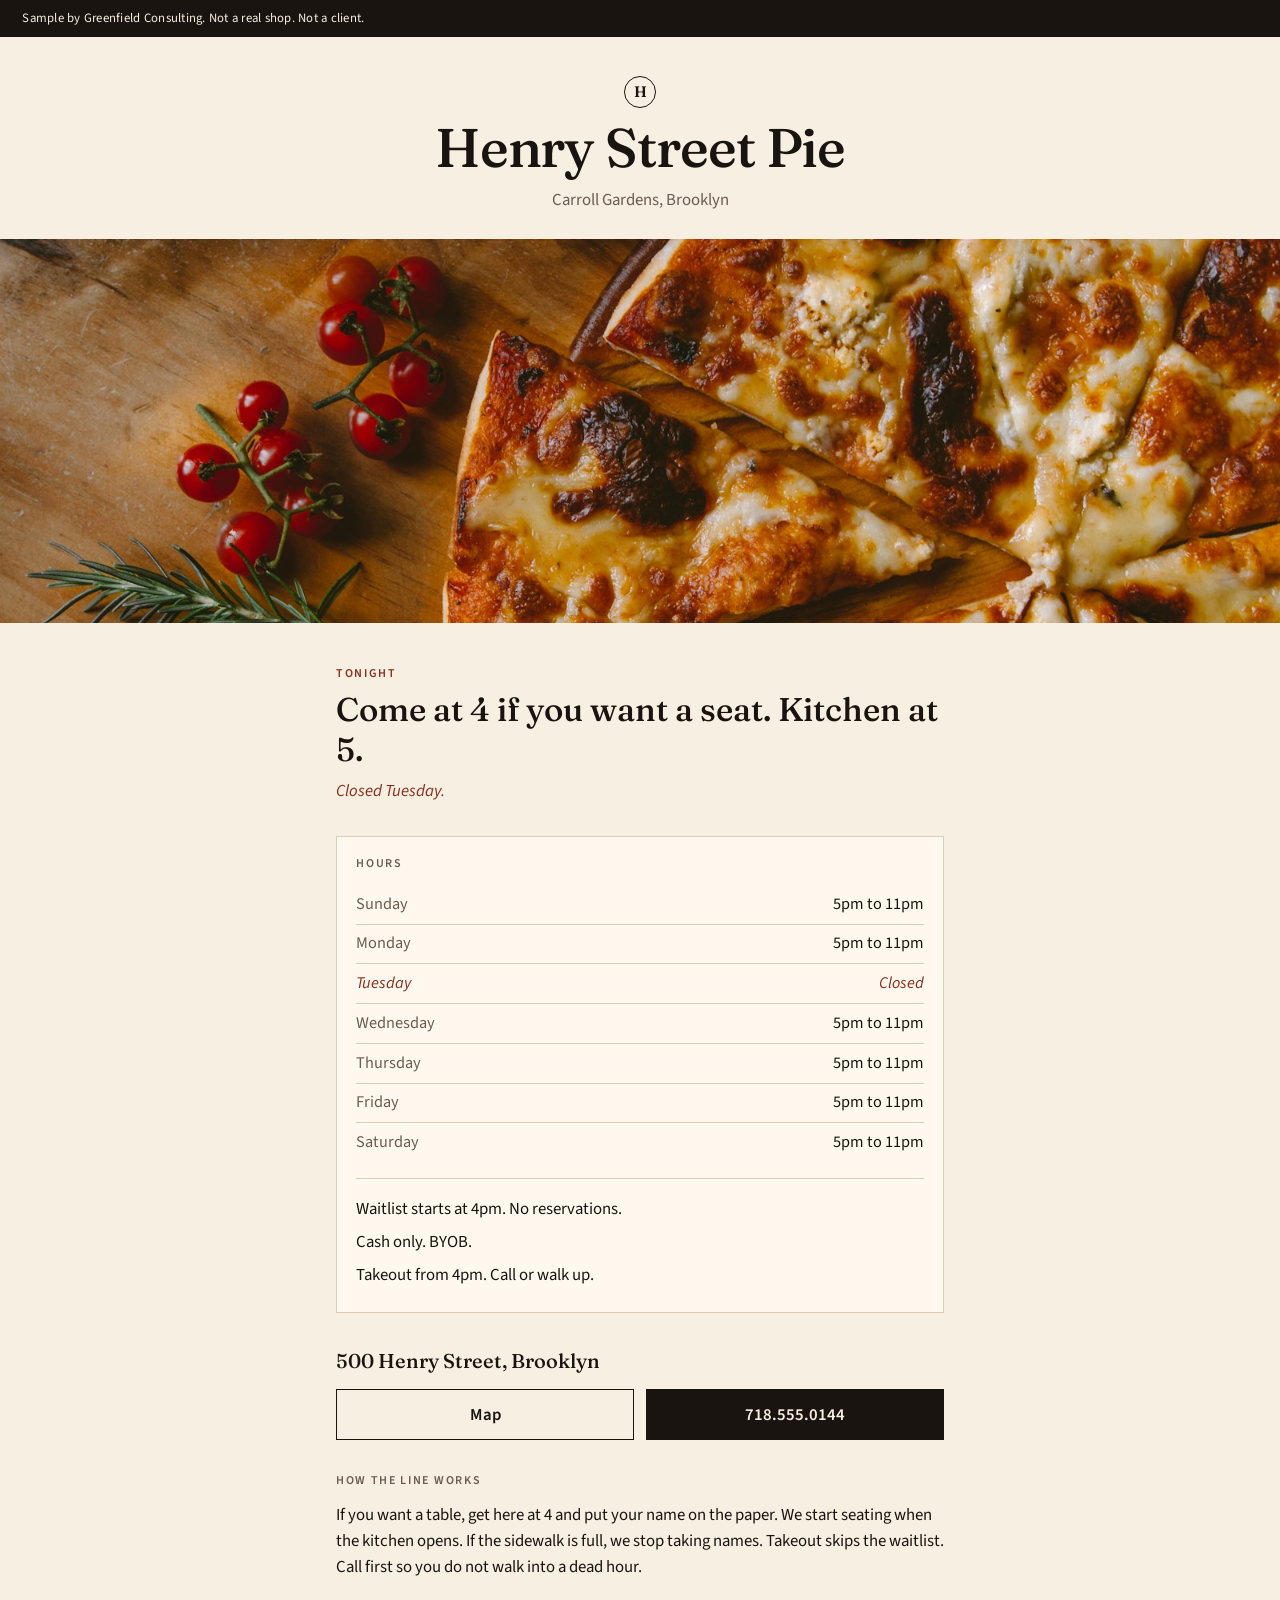
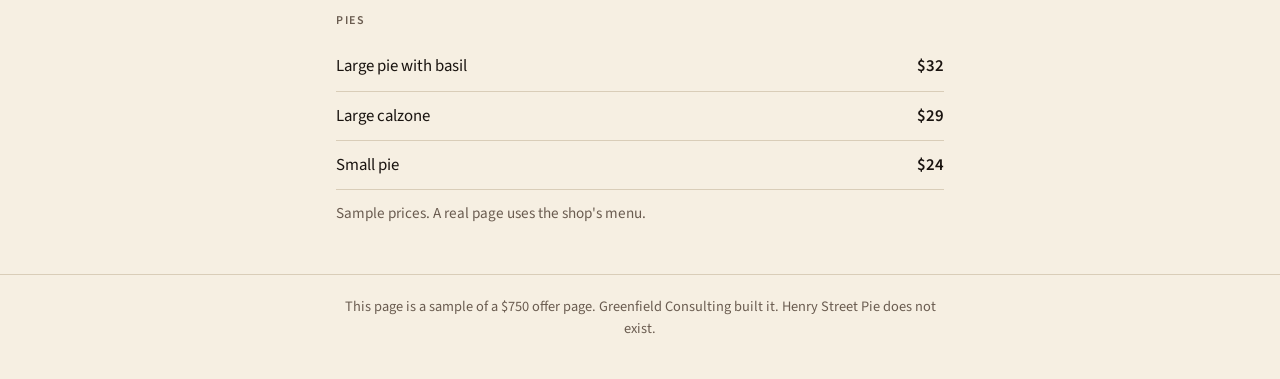
<file: sample-shop/index.html>
<!DOCTYPE html>
<html lang="en">
<head>
  <meta charset="utf-8">
  <meta name="viewport" content="width=device-width, initial-scale=1">
  <title>Henry Street Pie (sample)</title>
  <meta name="description" content="Sample offer page by Greenfield Consulting. Not a real shop. Hours, line, pies, and a phone number on one page.">
  <meta name="theme-color" content="#1a1410">
  <link rel="icon" href="favicon.svg" type="image/svg+xml">
  <link rel="stylesheet" href="styles.css">
</head>
<body>
  <p class="sample">Sample by Greenfield Consulting. Not a real shop. Not a client.</p>

  <header class="mast">
    <p class="mark" aria-hidden="true">H</p>
    <h1>Henry Street Pie</h1>
    <p class="place">Carroll Gardens, Brooklyn</p>
  </header>

  <figure class="hero-photo">
    <img src="pie.jpg" width="1600" height="1067" alt="A thin pie on a wood board. Sample photo. Not from a real shop.">
  </figure>

  <main>
    <section class="lede">
      <p class="kicker">Tonight</p>
      <h2>Come at 4 if you want a seat. Kitchen at 5.</h2>
      <p class="closed">Closed Tuesday.</p>
    </section>

    <section class="card" aria-labelledby="hours-title">
      <h3 id="hours-title">Hours</h3>
      <table class="hours">
        <caption class="sr">Weekly hours</caption>
        <tbody>
          <tr><th scope="row">Sunday</th><td>5pm to 11pm</td></tr>
          <tr><th scope="row">Monday</th><td>5pm to 11pm</td></tr>
          <tr class="off"><th scope="row">Tuesday</th><td>Closed</td></tr>
          <tr><th scope="row">Wednesday</th><td>5pm to 11pm</td></tr>
          <tr><th scope="row">Thursday</th><td>5pm to 11pm</td></tr>
          <tr><th scope="row">Friday</th><td>5pm to 11pm</td></tr>
          <tr><th scope="row">Saturday</th><td>5pm to 11pm</td></tr>
        </tbody>
      </table>
      <ul class="rules">
        <li>Waitlist starts at 4pm. No reservations.</li>
        <li>Cash only. BYOB.</li>
        <li>Takeout from 4pm. Call or walk up.</li>
      </ul>
    </section>

    <section class="actions" aria-label="Get here">
      <p class="addr">500 Henry Street, Brooklyn</p>
      <div class="btns">
        <a class="btn" href="https://maps.google.com/?q=500+Henry+Street+Brooklyn">Map</a>
        <a class="btn primary" href="tel:+17185550144">718.555.0144</a>
      </div>
    </section>

    <section aria-labelledby="line-title">
      <h3 id="line-title">How the line works</h3>
      <p>If you want a table, get here at 4 and put your name on the paper. We start seating when the kitchen opens. If the sidewalk is full, we stop taking names. Takeout skips the waitlist. Call first so you do not walk into a dead hour.</p>
    </section>

    <section aria-labelledby="pies-title">
      <h3 id="pies-title">Pies</h3>
      <ul class="menu">
        <li><span>Large pie with basil</span> <b>$32</b></li>
        <li><span>Large calzone</span> <b>$29</b></li>
        <li><span>Small pie</span> <b>$24</b></li>
      </ul>
      <p class="note">Sample prices. A real page uses the shop's menu.</p>
    </section>
  </main>

  <footer>
    <p>This page is a sample of a $750 offer page. Greenfield Consulting built it. Henry Street Pie does not exist.</p>
  </footer>
</body>
</html>
</file>
<file: styles.css>
@font-face {
  font-family: "Fraunces";
  font-style: normal;
  font-weight: 500;
  font-display: swap;
  src: url("fonts/fraunces-500.woff2") format("woff2");
}
@font-face {
  font-family: "Fraunces";
  font-style: normal;
  font-weight: 600;
  font-display: swap;
  src: url("fonts/fraunces-600.woff2") format("woff2");
}
@font-face {
  font-family: "Source Sans 3";
  font-style: normal;
  font-weight: 400;
  font-display: swap;
  src: url("fonts/source-400.woff2") format("woff2");
}
@font-face {
  font-family: "Source Sans 3";
  font-style: normal;
  font-weight: 600;
  font-display: swap;
  src: url("fonts/source-600.woff2") format("woff2");
}

:root {
  --bg: #ebe4d4;
  --sheet: #f7f1e4;
  --ink: #1b221b;
  --paper: #fffaf1;
  --muted: #5a635a;
  --line: #cfc6b4;
  --green: #2a4638;
}
* { box-sizing: border-box; }
html, body { margin: 0; padding: 0; }
body {
  font-family: "Source Sans 3", "Helvetica Neue", sans-serif;
  background: var(--bg);
  color: var(--ink);
  line-height: 1.55;
  font-size: 1.06rem;
}
.sheet {
  width: min(42rem, 100%);
  margin: 0 auto;
  background: var(--sheet);
  min-height: 100vh;
}
.mast {
  padding: 2.2rem 1.5rem 1.3rem;
}
.name {
  margin: 0;
  font-family: "Fraunces", Georgia, serif;
  font-weight: 500;
  font-size: clamp(2rem, 7vw, 2.7rem);
  line-height: 1.08;
  letter-spacing: -0.025em;
}
.tag {
  margin: 0.55rem 0 0;
  color: var(--muted);
}
.portrait { margin: 0; }
.portrait img {
  display: block;
  width: 100%;
  height: auto;
  aspect-ratio: 3 / 2;
  object-fit: cover;
  object-position: center 40%;
}
main { padding: 2rem 1.5rem 2.4rem; }
.lede { margin-bottom: 1.8rem; }
h1 {
  margin: 0 0 0.7rem;
  font-family: "Fraunces", Georgia, serif;
  font-weight: 500;
  font-size: clamp(1.65rem, 5vw, 2.05rem);
  line-height: 1.2;
}
.lede p { margin: 0; color: var(--muted); }
h2 {
  margin: 0 0 0.75rem;
  font-size: 0.8rem;
  letter-spacing: 0.12em;
  text-transform: uppercase;
  color: var(--green);
  font-weight: 600;
}
section + section { margin-top: 2.1rem; }
.card {
  background: var(--paper);
  border: 1px solid var(--line);
  padding: 1.2rem 1.25rem 1.3rem;
}
.prices {
  list-style: none;
  margin: 0;
  padding: 0;
}
.prices li {
  display: grid;
  grid-template-columns: 1fr auto;
  gap: 1rem;
  padding: 0.95rem 0;
  border-bottom: 1px solid var(--line);
  align-items: start;
}
.prices li:first-child { padding-top: 0.1rem; }
.prices li:last-child { border-bottom: 0; }
.prices b {
  display: block;
  font-weight: 600;
  margin-bottom: 0.15rem;
}
.prices span { color: var(--muted); }
.prices b { color: var(--ink); }
.prices strong {
  font-family: "Fraunces", Georgia, serif;
  font-weight: 500;
  font-size: 1.3rem;
}
.note {
  margin: 0.9rem 0 0;
  color: var(--muted);
  font-size: 0.95rem;
}
.sample {
  display: grid;
  grid-template-columns: 7.2rem 1fr;
  gap: 1rem;
  margin-top: 2.1rem;
  margin-bottom: 0;
  padding: 0.7rem;
  border: 1px solid var(--line);
  background: var(--paper);
  text-decoration: none;
  color: inherit;
}
.sample + .sample { margin-top: 1.1rem; }
.sample + section { margin-top: 2.1rem; }
.sample img {
  width: 100%;
  height: 7.2rem;
  object-fit: cover;
  object-position: center 40%;
}
.sample b {
  display: block;
  font-family: "Fraunces", Georgia, serif;
  font-weight: 500;
  font-size: 1.15rem;
  margin-bottom: 0.3rem;
  color: var(--ink);
}
.sample span { color: var(--muted); font-size: 0.95rem; }
.sample em {
  display: block;
  margin-top: 0.45rem;
  font-style: normal;
  font-weight: 600;
  color: var(--green);
}
.steps {
  margin: 0;
  padding: 0;
  list-style: none;
  counter-reset: step;
}
.steps li {
  counter-increment: step;
  padding: 0.7rem 0 0.7rem 2rem;
  border-bottom: 1px solid var(--line);
  position: relative;
}
.steps li:last-child { border-bottom: 0; }
.steps li::before {
  content: counter(step);
  position: absolute;
  left: 0;
  top: 0.7rem;
  font-family: "Fraunces", Georgia, serif;
  color: var(--green);
}
.close p {
  margin: 0 0 1rem;
  font-family: "Fraunces", Georgia, serif;
  font-size: 1.25rem;
}
.btn {
  display: inline-block;
  text-decoration: none;
  background: var(--green);
  color: var(--sheet);
  padding: 0.8rem 1.2rem;
  font-weight: 600;
  min-height: 2.8rem;
}
.btn:focus-visible,
.sample:focus-visible,
a:focus-visible {
  outline: 2px solid var(--green);
  outline-offset: 3px;
}
footer {
  padding: 1.3rem 1.5rem 2.4rem;
  border-top: 1px solid var(--line);
  color: var(--muted);
  font-size: 0.88rem;
}
footer p { margin: 0 0 0.65rem; }
footer p:last-child { margin: 0; }

@media (min-width: 720px) {
  body { padding: 2.4rem 0; }
  .sheet { box-shadow: 0 0 0 1px var(--line); }
  .mast, main { padding-left: 2.1rem; padding-right: 2.1rem; }
  footer { padding-left: 2.1rem; padding-right: 2.1rem; }
  .sample { grid-template-columns: 9rem 1fr; }
  .sample img { height: 9rem; }
}
@media (max-width: 520px) {
  .sample { grid-template-columns: 1fr; }
  .sample img { height: 10rem; }
}
@media (prefers-reduced-motion: reduce) {
  * { scroll-behavior: auto; }
}

.sample.text { grid-template-columns: 1fr; }
.sample.text img { display: none; }
</file>
<file: sample-atomic/styles.css>
@font-face {
  font-family: "Fraunces";
  font-style: normal;
  font-weight: 500;
  font-display: swap;
  src: url("fonts/fraunces-500.woff2") format("woff2");
}
@font-face {
  font-family: "Fraunces";
  font-style: normal;
  font-weight: 600;
  font-display: swap;
  src: url("fonts/fraunces-600.woff2") format("woff2");
}
@font-face {
  font-family: "Source Sans 3";
  font-style: normal;
  font-weight: 400;
  font-display: swap;
  src: url("fonts/source-400.woff2") format("woff2");
}
@font-face {
  font-family: "Source Sans 3";
  font-style: normal;
  font-weight: 600;
  font-display: swap;
  src: url("fonts/source-600.woff2") format("woff2");
}
@font-face {
  font-family: "Source Sans 3";
  font-style: italic;
  font-weight: 400;
  font-display: swap;
  src: url("fonts/source-400i.woff2") format("woff2");
}

:root {
  --bg: #d9d5cc;
  --ink: #1b1c19;
  --paper: #f4f0e6;
  --muted: #5b584f;
  --line: #c3beb2;
  --stamp: #7a2a32;
  --night: #22241f;
  --night-paper: #ece6d8;
  --night-mute: #b7b2a4;
  --night-line: #3c3e38;
  --btn: #1b1c19;
}
* { box-sizing: border-box; }
html, body { margin: 0; padding: 0; }
body {
  font-family: "Source Sans 3", "Helvetica Neue", sans-serif;
  background: var(--bg);
  color: var(--ink);
  line-height: 1.55;
  font-size: 1.05rem;
}
.sr {
  position: absolute;
  width: 1px;
  height: 1px;
  overflow: hidden;
  clip: rect(0 0 0 0);
}
.sample {
  margin: 0;
  padding: 0.55rem 1.4rem;
  font-size: 0.8rem;
  letter-spacing: 0.02em;
  background: #1b1c19;
  color: #d9d5cc;
}
.mast {
  padding: 2.5rem 1.4rem 1.7rem;
  text-align: center;
}
.mark {
  margin: 0 auto 0.75rem;
  width: 1.85rem;
  height: 1.85rem;
  border: 1px solid var(--ink);
  display: grid;
  place-items: center;
  font-family: "Fraunces", Georgia, serif;
  font-size: 0.92rem;
  font-weight: 600;
}
.mast h1 {
  margin: 0;
  font-family: "Fraunces", Georgia, serif;
  font-weight: 500;
  font-size: clamp(2.15rem, 8vw, 3.35rem);
  line-height: 1.04;
  letter-spacing: -0.025em;
}
.place {
  margin: 0.65rem 0 0;
  color: var(--muted);
}
.hero-photo { margin: 0; }
.hero-photo img {
  display: block;
  width: 100%;
  height: 18rem;
  object-fit: cover;
  object-position: center 46%;
}
main {
  width: min(38rem, calc(100% - 2.4rem));
  margin: 0 auto;
  padding: 2.15rem 0 3rem;
}
.lede { margin-bottom: 1.7rem; }
.kicker {
  margin: 0 0 0.45rem;
  font-size: 0.75rem;
  letter-spacing: 0.14em;
  text-transform: uppercase;
  color: var(--stamp);
  font-weight: 600;
}
.lede h2 {
  margin: 0;
  font-family: "Fraunces", Georgia, serif;
  font-weight: 500;
  font-size: clamp(1.5rem, 5vw, 2rem);
  line-height: 1.22;
}
.closed {
  margin: 0.55rem 0 0;
  font-style: italic;
  color: var(--stamp);
}
.card {
  background: var(--paper);
  border: 1px solid var(--line);
  padding: 1.15rem 1.2rem 1.25rem;
}
.card.bar {
  background: var(--night);
  border-color: var(--night);
  color: var(--night-paper);
}
h3 {
  margin: 0 0 0.7rem;
  font-size: 0.75rem;
  letter-spacing: 0.14em;
  text-transform: uppercase;
  color: var(--muted);
  font-weight: 600;
}
.card.bar h3 { color: var(--night-mute); }
.bar-lede {
  margin: 0 0 1rem;
  color: var(--night-paper);
}
section + section { margin-top: 1.7rem; }
.hours {
  width: 100%;
  border-collapse: collapse;
  font-size: 1.02rem;
}
.hours th {
  font-weight: 400;
  text-align: left;
  padding: 0.42rem 0.6rem 0.42rem 0;
  color: var(--muted);
}
.hours td {
  text-align: right;
  padding: 0.42rem 0;
}
.hours tr { border-bottom: 1px solid var(--line); }
.hours tr:last-child { border-bottom: 0; }
.hours tr.off th,
.hours tr.off td {
  color: var(--stamp);
  font-style: italic;
}
.hours tr.today th,
.hours tr.today td {
  color: var(--ink);
  font-weight: 600;
  font-style: normal;
}
.hours tr.today.off th,
.hours tr.today.off td {
  color: var(--stamp);
  font-style: italic;
}
.when {
  margin-left: 0.4rem;
  font-family: "Source Sans 3", "Helvetica Neue", sans-serif;
  font-size: 0.68rem;
  letter-spacing: 0.1em;
  text-transform: uppercase;
  font-weight: 600;
  font-style: normal;
  color: var(--stamp);
  vertical-align: 0.08em;
}
.card.bar .hours th { color: var(--night-mute); }
.card.bar .hours td { color: var(--night-paper); }
.card.bar .hours tr { border-bottom-color: var(--night-line); }
.card.bar .hours tr.today th,
.card.bar .hours tr.today td {
  color: #fff8ea;
}
.card.bar .when { color: #e3c4a0; }
.clubs {
  display: inline-block;
  margin-left: 0.35rem;
  font-size: 0.78rem;
  font-weight: 400;
  font-style: italic;
  color: var(--night-mute);
  letter-spacing: 0;
  text-transform: none;
}
.hours tr.today .clubs { font-weight: 400; }
.actions .addr {
  margin: 0 0 0.85rem;
  font-family: "Fraunces", Georgia, serif;
  font-size: 1.28rem;
  line-height: 1.25;
}
.btns {
  display: flex;
  gap: 0.7rem;
  flex-wrap: wrap;
}
.btn {
  flex: 1 1 8rem;
  text-align: center;
  text-decoration: none;
  border: 1px solid var(--btn);
  color: var(--btn);
  padding: 0.72rem 1rem;
  font-weight: 600;
  min-height: 2.75rem;
}
.btn.primary {
  background: var(--btn);
  color: var(--bg);
}
.btn:focus-visible,
a:focus-visible {
  outline: 2px solid var(--stamp);
  outline-offset: 3px;
}
section p { margin: 0; color: var(--ink); }
section a {
  color: var(--ink);
  font-weight: 600;
}
footer {
  padding: 1.3rem 1.4rem 2.4rem;
  border-top: 1px solid var(--line);
  color: var(--muted);
  font-size: 0.9rem;
  text-align: center;
}
footer p { margin: 0 auto 0.65rem; max-width: 38rem; }
footer p:last-child { margin-bottom: 0; }

@media (min-width: 720px) {
  .hero-photo img { height: 24rem; }
  main { padding-top: 2.65rem; }
  .card + .card { margin-top: 1.15rem; }
}
@media (prefers-reduced-motion: reduce) {
  * { scroll-behavior: auto; }
}
</file>
<file: doc.css>
.banner {
  margin: 0;
  padding: 0.55rem 1.5rem;
  font-size: 0.8rem;
  background: #1b221b;
  color: #f7f1e4;
}
.back {
  display: inline-block;
  margin: 0 0 1.2rem;
  font-size: 0.92rem;
  font-weight: 600;
  text-decoration: none;
}
.lede-doc { margin-bottom: 1.8rem; }
.lede-doc p { margin: 0.55rem 0 0; color: var(--muted); }
.shop {
  background: var(--paper);
  border: 1px solid var(--line);
  padding: 1.15rem 1.2rem 1.25rem;
  margin: 0 0 1rem;
}
.shop h2 {
  margin-bottom: 0.35rem;
  text-transform: none;
  letter-spacing: 0;
  font-family: "Fraunces", Georgia, serif;
  font-size: 1.25rem;
  font-weight: 500;
  color: var(--ink);
}
.shop .url {
  display: block;
  margin: 0 0 0.7rem;
  font-size: 0.92rem;
  word-break: break-all;
}
.shop p { margin: 0 0 0.7rem; }
.shop p:last-child { margin: 0; }
.letter {
  background: var(--paper);
  border: 1px solid var(--line);
  padding: 1.15rem 1.2rem 1.25rem;
  margin: 0 0 1rem;
}
.letter h3 {
  margin: 0 0 0.25rem;
  font-family: "Fraunces", Georgia, serif;
  font-weight: 500;
  font-size: 1.2rem;
}
.letter .to {
  margin: 0 0 0.8rem;
  color: var(--muted);
  font-size: 0.92rem;
}
.letter p { margin: 0 0 0.7rem; }
.letter p:last-child { margin: 0; }
.sign { color: var(--muted); margin-top: 2rem; }
.skip { color: var(--muted); }
.skip p { margin: 0 0 0.55rem; }
@media (min-width: 720px) {
  .banner { padding-left: 2.1rem; padding-right: 2.1rem; }
}
</file>
<file: sample-records/styles.css>
@font-face {
  font-family: "Fraunces";
  font-style: normal;
  font-weight: 500;
  font-display: swap;
  src: url("fonts/fraunces-500.woff2") format("woff2");
}
@font-face {
  font-family: "Fraunces";
  font-style: normal;
  font-weight: 600;
  font-display: swap;
  src: url("fonts/fraunces-600.woff2") format("woff2");
}
@font-face {
  font-family: "Source Sans 3";
  font-style: normal;
  font-weight: 400;
  font-display: swap;
  src: url("fonts/source-400.woff2") format("woff2");
}
@font-face {
  font-family: "Source Sans 3";
  font-style: normal;
  font-weight: 600;
  font-display: swap;
  src: url("fonts/source-600.woff2") format("woff2");
}
@font-face {
  font-family: "Source Sans 3";
  font-style: italic;
  font-weight: 400;
  font-display: swap;
  src: url("fonts/source-400i.woff2") format("woff2");
}

:root {
  --bg: #efe8dc;
  --ink: #16120e;
  --paper: #f7f1e6;
  --muted: #5e564c;
  --line: #d4cbb8;
  --rust: #6b2a1f;
  --btn: #16120e;
}
* { box-sizing: border-box; }
html, body { margin: 0; padding: 0; }
body {
  font-family: "Source Sans 3", "Helvetica Neue", sans-serif;
  background: var(--bg);
  color: var(--ink);
  line-height: 1.55;
  font-size: 1.05rem;
}
.sr {
  position: absolute;
  width: 1px;
  height: 1px;
  overflow: hidden;
  clip: rect(0 0 0 0);
}
.sample {
  margin: 0;
  padding: 0.55rem 1.4rem;
  font-size: 0.8rem;
  letter-spacing: 0.02em;
  background: #16120e;
  color: #efe8dc;
}
.mast {
  padding: 2.4rem 1.4rem 1.6rem;
  text-align: center;
}
.mark {
  margin: 0 auto 0.7rem;
  width: 2rem;
  height: 2rem;
  border: 1px solid var(--ink);
  border-radius: 50%;
  display: grid;
  place-items: center;
  font-family: "Fraunces", Georgia, serif;
  font-size: 0.95rem;
  font-weight: 600;
}
.mast h1 {
  margin: 0;
  font-family: "Fraunces", Georgia, serif;
  font-weight: 500;
  font-size: clamp(2.1rem, 8vw, 3.4rem);
  line-height: 1.05;
  letter-spacing: -0.02em;
}
.place {
  margin: 0.7rem 0 0;
  color: var(--muted);
}
.hero-photo { margin: 0; }
.hero-photo img {
  display: block;
  width: 100%;
  height: 18rem;
  object-fit: cover;
  object-position: center 42%;
}
main {
  width: min(38rem, calc(100% - 2.4rem));
  margin: 0 auto;
  padding: 2.1rem 0 3rem;
}
.lede { margin-bottom: 1.6rem; }
.kicker {
  margin: 0 0 0.45rem;
  font-size: 0.75rem;
  letter-spacing: 0.14em;
  text-transform: uppercase;
  color: var(--rust);
  font-weight: 600;
}
.lede h2 {
  margin: 0;
  font-family: "Fraunces", Georgia, serif;
  font-weight: 500;
  font-size: clamp(1.55rem, 5vw, 2.05rem);
  line-height: 1.2;
}
.everyday {
  margin: 0.55rem 0 0;
  font-style: italic;
  color: var(--muted);
}
.card {
  background: var(--paper);
  border: 1px solid var(--line);
  padding: 1.15rem 1.2rem 1.25rem;
}
h3 {
  margin: 0 0 0.7rem;
  font-size: 0.75rem;
  letter-spacing: 0.14em;
  text-transform: uppercase;
  color: var(--muted);
  font-weight: 600;
}
section + section { margin-top: 2rem; }
.hours {
  width: 100%;
  border-collapse: collapse;
  font-size: 1.02rem;
}
.hours th {
  font-weight: 400;
  text-align: left;
  padding: 0.42rem 0;
  color: var(--muted);
}
.hours td {
  text-align: right;
  padding: 0.42rem 0;
}
.hours tr { border-bottom: 1px solid var(--line); }
.hours tr:last-child { border-bottom: 0; }
.hours tr.today th,
.hours tr.today td {
  color: var(--ink);
  font-weight: 600;
}
.rules {
  list-style: none;
  margin: 1rem 0 0;
  padding: 0.85rem 0 0;
  border-top: 1px solid var(--line);
}
.rules li { padding: 0.22rem 0; }
.actions .addr {
  margin: 0 0 0.85rem;
  font-family: "Fraunces", Georgia, serif;
  font-size: 1.25rem;
}
.btns {
  display: flex;
  gap: 0.7rem;
  flex-wrap: wrap;
}
.btn {
  flex: 1 1 8rem;
  text-align: center;
  text-decoration: none;
  border: 1px solid var(--btn);
  color: var(--btn);
  padding: 0.72rem 1rem;
  font-weight: 600;
  min-height: 2.75rem;
}
.btn.primary {
  background: var(--btn);
  color: var(--bg);
}
.btn:focus-visible,
a:focus-visible {
  outline: 2px solid var(--rust);
  outline-offset: 3px;
}
section p { margin: 0; color: var(--ink); }
.follow {
  margin-top: 0.7rem;
}
.follow a {
  color: var(--ink);
  font-weight: 600;
}
footer {
  padding: 1.3rem 1.4rem 2.4rem;
  border-top: 1px solid var(--line);
  color: var(--muted);
  font-size: 0.9rem;
  text-align: center;
}
footer p { margin: 0 auto 0.65rem; max-width: 38rem; }
footer p:last-child { margin-bottom: 0; }

@media (min-width: 720px) {
  .hero-photo img { height: 24rem; }
  main { padding-top: 2.6rem; }
}
@media (prefers-reduced-motion: reduce) {
  * { scroll-behavior: auto; }
}
</file>
<file: sample-shop/styles.css>
@font-face {
  font-family: "Fraunces";
  font-style: normal;
  font-weight: 500;
  font-display: swap;
  src: url("fonts/fraunces-500.woff2") format("woff2");
}
@font-face {
  font-family: "Fraunces";
  font-style: normal;
  font-weight: 600;
  font-display: swap;
  src: url("fonts/fraunces-600.woff2") format("woff2");
}
@font-face {
  font-family: "Source Sans 3";
  font-style: normal;
  font-weight: 400;
  font-display: swap;
  src: url("fonts/source-400.woff2") format("woff2");
}
@font-face {
  font-family: "Source Sans 3";
  font-style: normal;
  font-weight: 600;
  font-display: swap;
  src: url("fonts/source-600.woff2") format("woff2");
}
@font-face {
  font-family: "Source Sans 3";
  font-style: italic;
  font-weight: 400;
  font-display: swap;
  src: url("fonts/source-400i.woff2") format("woff2");
}

:root {
  --bg: #f6efe2;
  --ink: #1a1410;
  --paper: #fff8ee;
  --muted: #6a5c50;
  --line: #d9cdb8;
  --red: #8c2f1d;
  --btn: #1a1410;
}
* { box-sizing: border-box; }
html, body { margin: 0; padding: 0; }
body {
  font-family: "Source Sans 3", "Helvetica Neue", sans-serif;
  background: var(--bg);
  color: var(--ink);
  line-height: 1.55;
  font-size: 1.05rem;
}
.sr {
  position: absolute;
  width: 1px;
  height: 1px;
  overflow: hidden;
  clip: rect(0 0 0 0);
}
.sample {
  margin: 0;
  padding: 0.55rem 1.4rem;
  font-size: 0.8rem;
  letter-spacing: 0.02em;
  background: #1a1410;
  color: #f6efe2;
}
.mast {
  padding: 2.4rem 1.4rem 1.6rem;
  text-align: center;
}
.mark {
  margin: 0 auto 0.7rem;
  width: 2rem;
  height: 2rem;
  border: 1px solid var(--ink);
  border-radius: 50%;
  display: grid;
  place-items: center;
  font-family: "Fraunces", Georgia, serif;
  font-size: 0.95rem;
  font-weight: 600;
}
.mast h1 {
  margin: 0;
  font-family: "Fraunces", Georgia, serif;
  font-weight: 500;
  font-size: clamp(2.1rem, 8vw, 3.4rem);
  line-height: 1.05;
  letter-spacing: -0.02em;
}
.place {
  margin: 0.7rem 0 0;
  color: var(--muted);
}
.hero-photo { margin: 0; }
.hero-photo img {
  display: block;
  width: 100%;
  height: 18rem;
  object-fit: cover;
  object-position: center 38%;
}
main {
  width: min(38rem, calc(100% - 2.4rem));
  margin: 0 auto;
  padding: 2.1rem 0 3rem;
}
.lede { margin-bottom: 1.6rem; }
.kicker {
  margin: 0 0 0.45rem;
  font-size: 0.75rem;
  letter-spacing: 0.14em;
  text-transform: uppercase;
  color: var(--red);
  font-weight: 600;
}
.lede h2 {
  margin: 0;
  font-family: "Fraunces", Georgia, serif;
  font-weight: 500;
  font-size: clamp(1.55rem, 5vw, 2.05rem);
  line-height: 1.2;
}
.closed {
  margin: 0.55rem 0 0;
  font-style: italic;
  color: var(--red);
}
.card {
  background: var(--paper);
  border: 1px solid var(--line);
  padding: 1.15rem 1.2rem 1.25rem;
}
h3 {
  margin: 0 0 0.7rem;
  font-size: 0.75rem;
  letter-spacing: 0.14em;
  text-transform: uppercase;
  color: var(--muted);
  font-weight: 600;
}
section + section { margin-top: 2rem; }
.hours {
  width: 100%;
  border-collapse: collapse;
  font-size: 1.02rem;
}
.hours th {
  font-weight: 400;
  text-align: left;
  padding: 0.42rem 0;
  color: var(--muted);
}
.hours td {
  text-align: right;
  padding: 0.42rem 0;
}
.hours tr { border-bottom: 1px solid var(--line); }
.hours tr:last-child { border-bottom: 0; }
.hours tr.off th,
.hours tr.off td {
  color: var(--red);
  font-style: italic;
}
.rules {
  list-style: none;
  margin: 1rem 0 0;
  padding: 0.85rem 0 0;
  border-top: 1px solid var(--line);
}
.rules li { padding: 0.22rem 0; }
.actions .addr {
  margin: 0 0 0.85rem;
  font-family: "Fraunces", Georgia, serif;
  font-size: 1.25rem;
}
.btns {
  display: flex;
  gap: 0.7rem;
  flex-wrap: wrap;
}
.btn {
  flex: 1 1 8rem;
  text-align: center;
  text-decoration: none;
  border: 1px solid var(--btn);
  color: var(--btn);
  padding: 0.72rem 1rem;
  font-weight: 600;
  min-height: 2.75rem;
}
.btn.primary {
  background: var(--btn);
  color: var(--bg);
}
.btn:focus-visible,
a:focus-visible {
  outline: 2px solid var(--red);
  outline-offset: 3px;
}
section p { margin: 0; color: var(--ink); }
.menu {
  list-style: none;
  margin: 0;
  padding: 0;
}
.menu li {
  display: flex;
  justify-content: space-between;
  gap: 1rem;
  padding: 0.7rem 0;
  border-bottom: 1px solid var(--line);
}
.menu b { font-weight: 600; }
.note {
  margin-top: 0.75rem;
  color: var(--muted);
  font-size: 0.95rem;
}
footer {
  padding: 1.3rem 1.4rem 2.4rem;
  border-top: 1px solid var(--line);
  color: var(--muted);
  font-size: 0.9rem;
  text-align: center;
}
footer p { margin: 0 auto; max-width: 38rem; }

@media (min-width: 720px) {
  .hero-photo img { height: 24rem; }
  main { padding-top: 2.6rem; }
}
@media (prefers-reduced-motion: reduce) {
  * { scroll-behavior: auto; }
}
</file>
